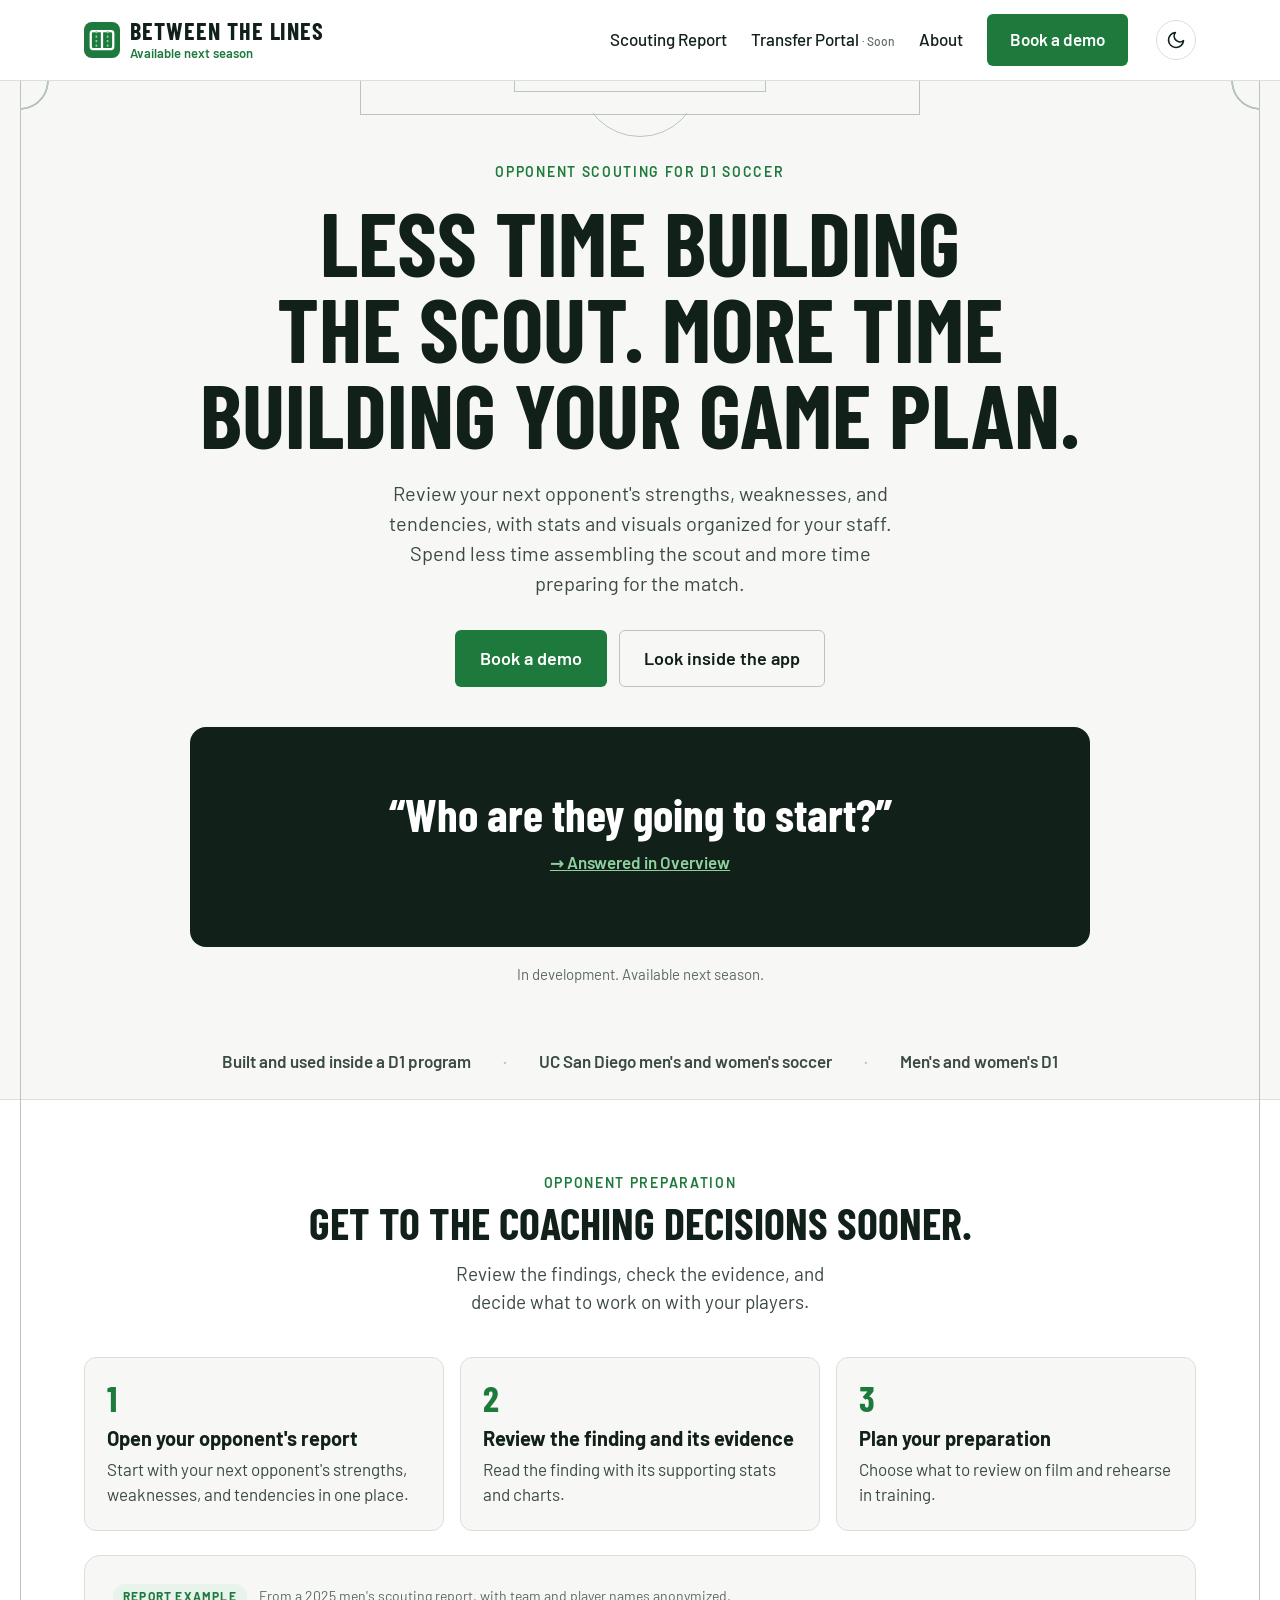
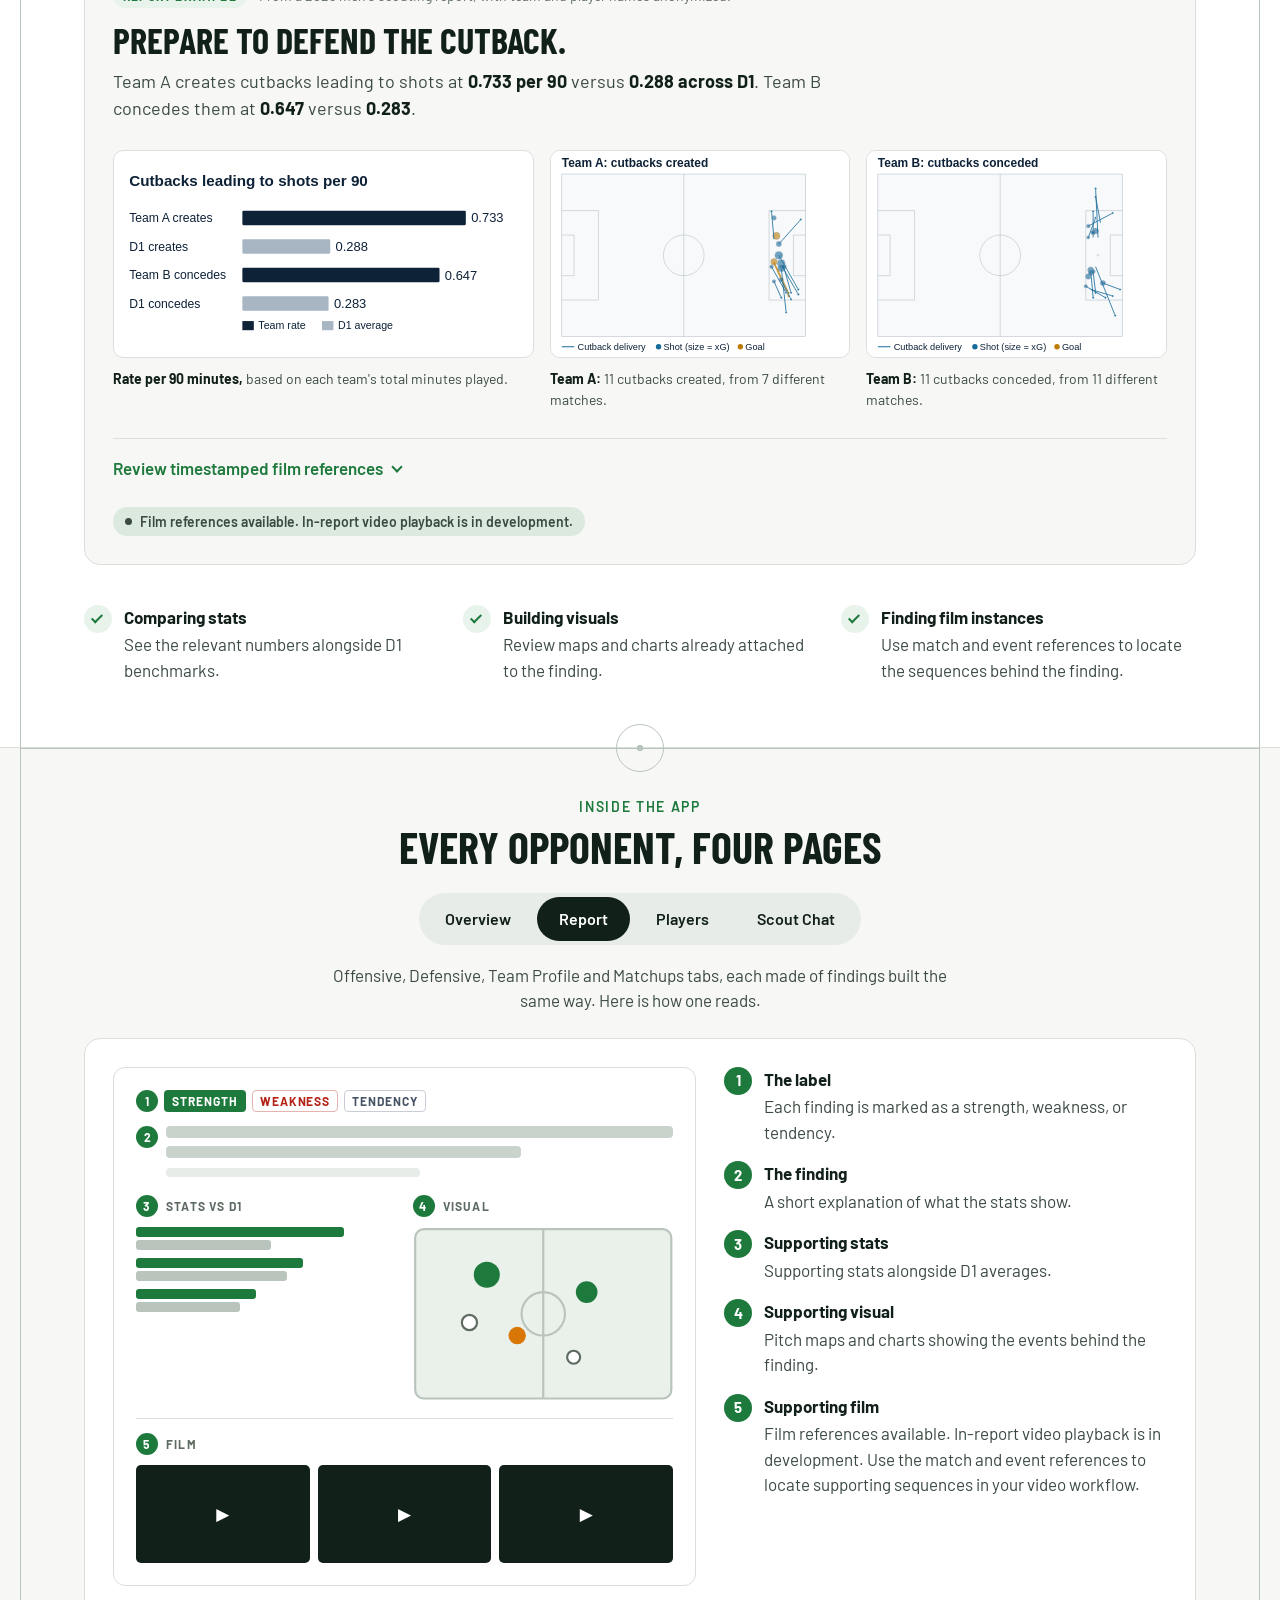
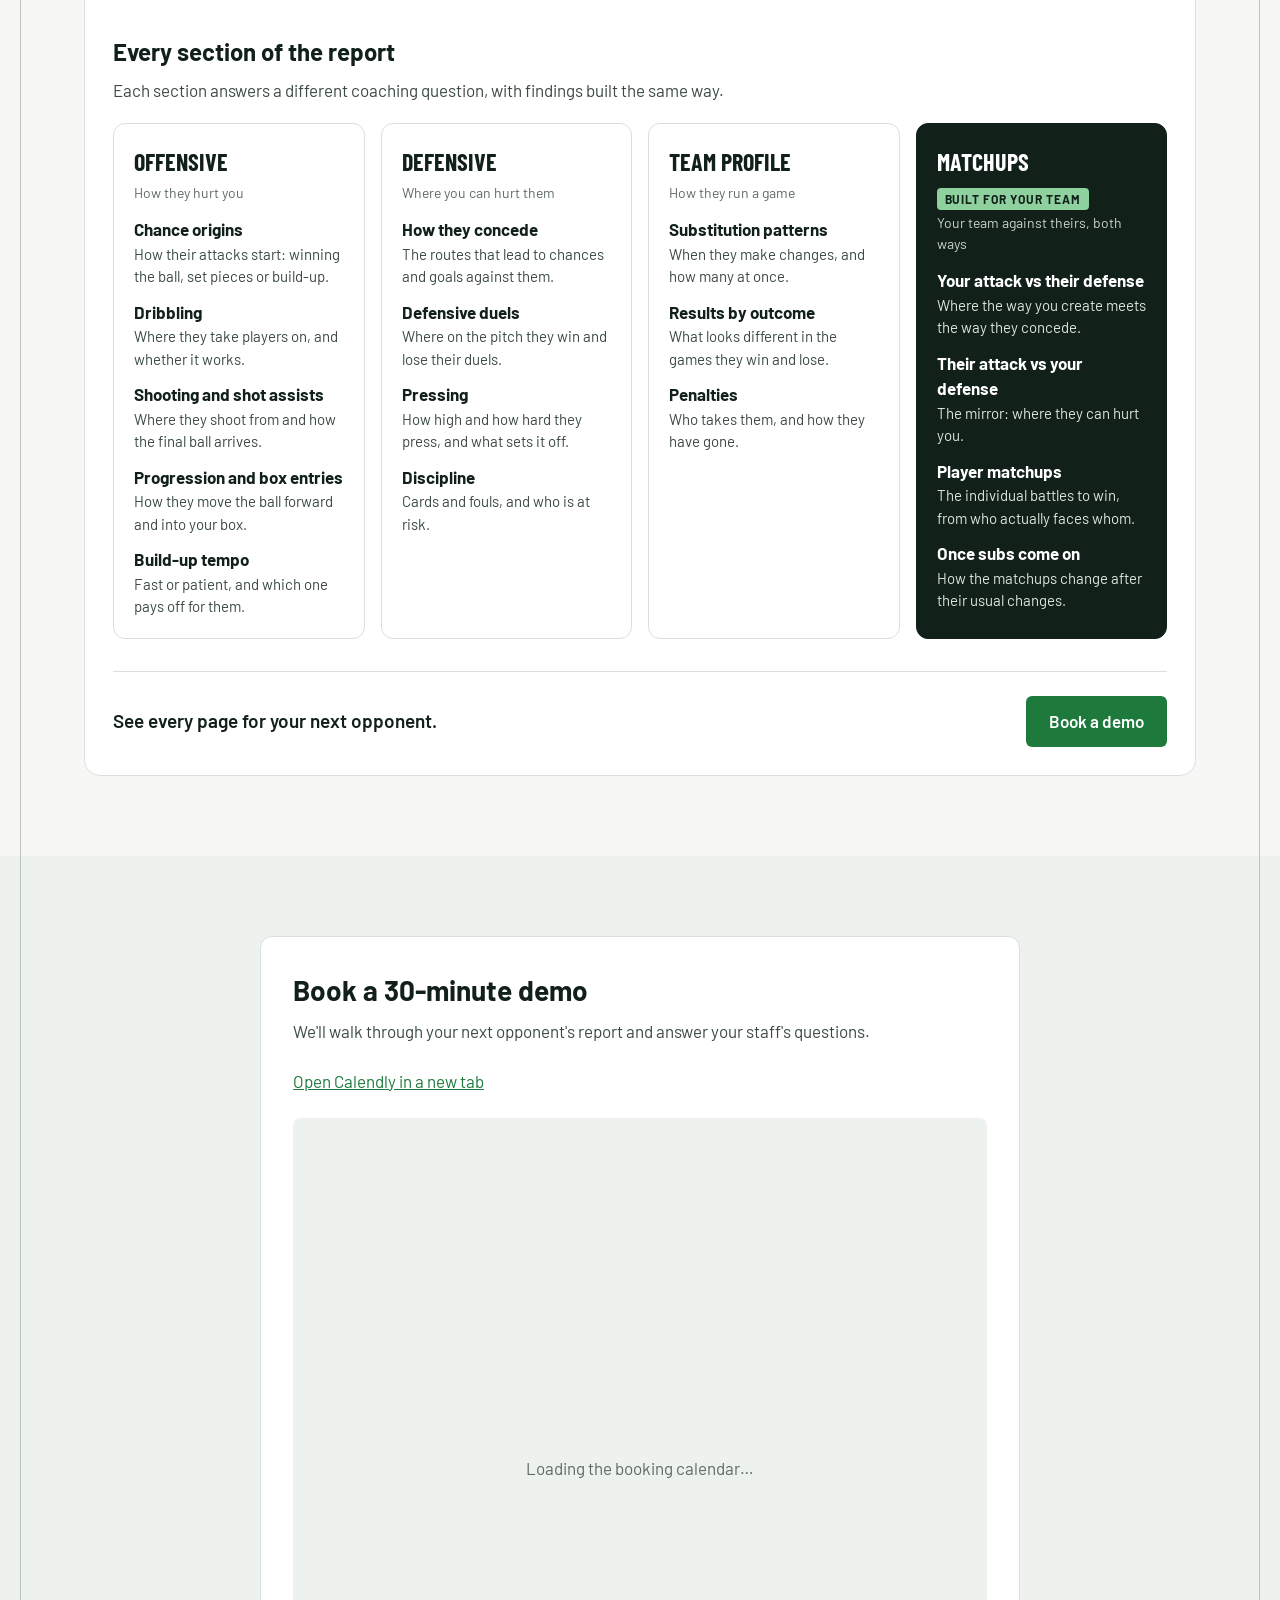
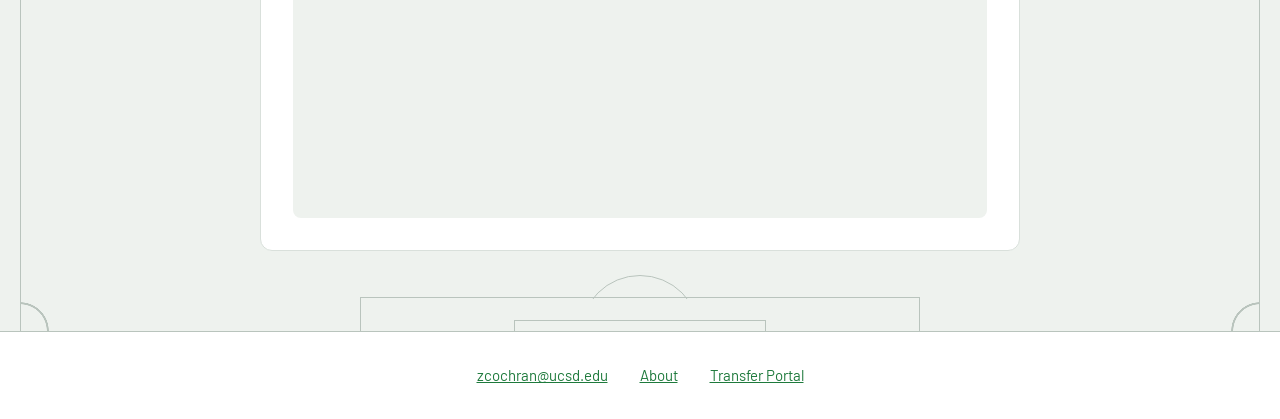
<file: index.html>
<!doctype html>
<html lang="en">
<head>
<meta charset="utf-8">
<meta name="viewport" content="width=device-width, initial-scale=1">
<title>Between the Lines · Opponent scouting for D1 soccer</title>
<meta name="description" content="Review your next opponent's strengths, weaknesses, and tendencies, with stats and visuals organized for your staff. In development, available next season.">
<link rel="canonical" href="https://betweenthelinessoccer.com/">
<meta property="og:site_name" content="Between the Lines">
<meta property="og:title" content="Between the Lines · Opponent scouting for D1 soccer">
<meta property="og:description" content="Less time building the scout. More time building your game plan. Book a 30-minute demo.">
<meta property="og:type" content="website">
<meta property="og:url" content="https://betweenthelinessoccer.com/">
<meta property="og:image" content="https://betweenthelinessoccer.com/assets/og-image.png">
<meta property="og:image:width" content="1200">
<meta property="og:image:height" content="630">
<meta property="og:image:alt" content="Between the Lines: Less time building the scout. More time building your game plan.">
<meta name="twitter:card" content="summary_large_image">
<link rel="icon" href="favicon.ico" sizes="32x32">
<link rel="icon" href="assets/favicon.svg" type="image/svg+xml">
<link rel="apple-touch-icon" href="assets/apple-touch-icon.png">
<link rel="preconnect" href="https://fonts.googleapis.com">
<link rel="preconnect" href="https://fonts.gstatic.com" crossorigin>
<link href="https://fonts.googleapis.com/css2?family=Barlow+Condensed:wght@600;700&family=Barlow:wght@400;500;600;700&display=swap" rel="stylesheet">
<script>
  // Pick the theme before the page draws: light, unless the visitor chose dark with the toggle.
  (function () {
    var saved = null;
    try { saved = localStorage.getItem("theme"); } catch (e) {}
    var dark = saved === "dark";
    document.documentElement.setAttribute("data-theme", dark ? "dark" : "light");
  })();
</script>
<link rel="stylesheet" href="css/styles.css?v=12">
<meta name="theme-color" content="#FFFFFF">
</head>
<body>
<a class="skip" href="#main">Skip to content</a>

<header class="site-header">
  <div class="wrap">
    <a class="logo" href="index.html" translate="no"><svg class="logo-mark" viewBox="0 0 32 32" aria-hidden="true"><rect width="32" height="32" rx="7" fill="#1E7A3C"/><rect x="6" y="8" width="20" height="16" rx="2" fill="none" stroke="#fff" stroke-width="2"/><line x1="16" y1="8" x2="16" y2="24" stroke="#fff" stroke-width="2"/><line class="mark-line" x1="11" y1="8" x2="11" y2="24" stroke="#8FD19E" stroke-width="1.5" stroke-dasharray="2 2"/><line class="mark-line" x1="21" y1="8" x2="21" y2="24" stroke="#8FD19E" stroke-width="1.5" stroke-dasharray="2 2"/></svg><span class="logo-text"><span>Between the Lines</span><span class="logo-status">Available next season</span></span></a>
    <nav class="site-nav" aria-label="Main">
      <a href="#app">Scouting Report</a>
      <a href="transfer-portal.html">Transfer Portal <span class="soon">· Soon</span></a>
      <a href="about.html">About</a>
      <a class="btn btn-primary" href="#demo">Book a demo</a>
    </nav>
    <a class="btn btn-primary header-cta" href="#demo">Book a demo</a>
    <button class="theme-toggle" type="button" aria-label="Switch to dark mode">
      <svg class="icon-moon" viewBox="0 0 24 24" fill="none" stroke="currentColor" stroke-width="2" stroke-linecap="round" stroke-linejoin="round" aria-hidden="true"><path d="M21 12.8A9 9 0 1 1 11.2 3a7 7 0 0 0 9.8 9.8z"/></svg>
      <svg class="icon-sun" viewBox="0 0 24 24" fill="none" stroke="currentColor" stroke-width="2" stroke-linecap="round" aria-hidden="true"><circle cx="12" cy="12" r="4"/><path d="M12 2v2M12 20v2M4.9 4.9l1.4 1.4M17.7 17.7l1.4 1.4M2 12h2M20 12h2M4.9 19.1l1.4-1.4M17.7 6.3l1.4-1.4"/></svg>
    </button>
  </div>
</header>

<main id="main">

<section class="hero" id="top">
  <div class="pitch-mark box top" aria-hidden="true"><i class="ln"></i><i class="six"></i><i class="cap"></i></div>
  <div class="wrap">
    <p class="eyebrow">Opponent scouting for D1 soccer</p>
    <h1 class="display">Less time building the scout. More time building your game plan.</h1>
    <p class="lead">Review your next opponent's strengths, weaknesses, and tendencies, with stats and visuals organized for your staff. Spend less time assembling the scout and more time preparing for the match.</p>
    <div class="hero-ctas">
      <a class="btn btn-primary btn-lg" href="#demo">Book a demo</a>
      <a class="btn btn-secondary btn-lg" href="#app">Look inside the app</a>
    </div>
    <div class="qbanner" aria-label="Questions coaches ask, and where the app answers them">
      <div class="qtrack">
        <div class="qslide"><p class="q">“Who are they going to start?”</p><a href="#app" data-open-tab="tab-overview">→ Answered in Overview</a></div>
        <div class="qslide"><p class="q">“Where do they concede chances?”</p><a href="#app" data-open-tab="tab-report">→ Answered in the Report</a></div>
        <div class="qslide"><p class="q">“Who should our right back worry about?”</p><a href="#app" data-open-tab="tab-players">→ Answered in Players and Matchups</a></div>
        <div class="qslide"><p class="q">“Who takes their set pieces?”</p><a href="#app" data-open-tab="tab-chat">→ Ask Scout Chat</a></div>
      </div>
    </div>
    <p class="note">In development. Available next season.</p>
  </div>
</section>

<section class="cred" aria-label="Background">
  <div class="wrap">
    <span>Built and used inside a D1 program</span>
    <span class="dot" aria-hidden="true">·</span>
    <span>UC San Diego men's and women's soccer</span>
    <span class="dot" aria-hidden="true">·</span>
    <span>Men's and women's D1</span>
  </div>
</section>

<section class="band white preparation" aria-labelledby="prep-heading">
  <div class="wrap">
    <p class="eyebrow">Opponent preparation</p>
    <h2 class="display" id="prep-heading">Get to the coaching decisions sooner.</h2>
    <p class="prep-intro body-text">Review the findings, check the evidence, and decide what to work on with your players.</p>
    <ol class="prep-steps">
      <li><span class="num" aria-hidden="true">1</span><h3>Open your opponent's report</h3><p>Start with your next opponent's strengths, weaknesses, and tendencies in one place.</p></li>
      <li><span class="num" aria-hidden="true">2</span><h3>Review the finding and its evidence</h3><p>Read the finding with its supporting stats and charts.</p></li>
      <li><span class="num" aria-hidden="true">3</span><h3>Plan your preparation</h3><p>Choose what to review on film and rehearse in training.</p></li>
    </ol>
    <article class="finding-example" aria-labelledby="finding-heading">
      <div class="finding-top"><p class="eyebrow">Report example</p><p class="note">From a 2025 men's scouting report, with team and player names anonymized.</p></div>
      <h3 id="finding-heading">Prepare to defend the cutback.</h3>
      <p>Team A creates cutbacks leading to shots at <strong>0.733 per 90</strong> versus <strong>0.288 across D1</strong>. Team B concedes them at <strong>0.647</strong> versus <strong>0.283</strong>.</p>
      <div class="finding-visuals">
      <figure class="finding-rates"><a href="assets/cutback-example/rate-comparison.svg" target="_blank" rel="noopener" title="Open at full size"><img src="assets/cutback-example/rate-comparison.svg" width="1100" height="465" loading="lazy" alt="Cutbacks leading to shots per 90: Team A creates 0.733 versus D1 0.288; Team B concedes 0.647 versus D1 0.283."></a><figcaption><strong>Rate per 90 minutes,</strong> based on each team's total minutes played.</figcaption></figure>
      <div class="finding-maps">
        <figure><a href="assets/cutback-example/cutbacks-created.svg" target="_blank" rel="noopener" title="Open at full size"><img src="assets/cutback-example/cutbacks-created.svg" width="1100" height="760" loading="lazy" alt="Pitch map of Team A's 11 cutbacks and the shots that followed. Larger dots mean higher xG; goals are marked separately."></a><figcaption><strong>Team A:</strong> 11 cutbacks created, from 7 different matches.</figcaption></figure>
        <figure><a href="assets/cutback-example/cutbacks-conceded.svg" target="_blank" rel="noopener" title="Open at full size"><img src="assets/cutback-example/cutbacks-conceded.svg" width="1100" height="760" loading="lazy" alt="Pitch map of the 11 cutbacks Team B conceded and the shots that followed. Larger dots mean higher xG; goals are marked separately."></a><figcaption><strong>Team B:</strong> 11 cutbacks conceded, from 11 different matches.</figcaption></figure>
      </div>
      </div>
      <details class="film-references"><summary>Review timestamped film references</summary>
        <div class="film-body">
        <p>Goals are listed first, followed by shots ranked by xG. Use the video times to find each event in your footage. Video playback is not available here.</p>
        <section class="film-team" aria-label="Team A film references">
          <h4>Team A: cutbacks created</h4><p>2 cutback goals and the 3 highest-xG shot examples.</p>
          <div class="reference-scroll" role="region" aria-label="Team A cutback film references" tabindex="0"><table><caption>Team A: cutbacks created film lookup</caption><thead><tr><th scope="col">Match</th><th scope="col">Delivery</th><th scope="col">Match clock</th><th scope="col">Outcome</th><th scope="col">Video time</th></tr></thead><tbody>
<tr><td>Match 03</td><td>Player 03</td><td>1H 47:50</td><td>Goal</td><td>47:51</td></tr>
<tr><td>Match 04</td><td>Player 03</td><td>2H 78:15</td><td>Goal</td><td>90:05</td></tr>
<tr><td>Match 01</td><td>Player 01</td><td>2H 90:09</td><td>Shot</td><td>101:46</td></tr>
<tr><td>Match 02</td><td>Player 02</td><td>1H 6:00</td><td>Shot</td><td>6:02</td></tr>
<tr><td>Match 03</td><td>Player 04</td><td>1H 7:34</td><td>Shot</td><td>7:35</td></tr>
          </tbody></table></div>
        </section>
        <section class="film-team" aria-label="Team B film references">
          <h4>Team B: cutbacks conceded</h4><p>No goals conceded in this sample. The five highest-xG shots are listed below.</p>
          <div class="reference-scroll" role="region" aria-label="Team B cutback film references" tabindex="0"><table><caption>Team B: cutbacks conceded film lookup</caption><thead><tr><th scope="col">Match</th><th scope="col">Delivery</th><th scope="col">Match clock</th><th scope="col">Outcome</th><th scope="col">Video time</th></tr></thead><tbody>
<tr><td>Match 08</td><td>Player 07</td><td>1H 4:29</td><td>Shot</td><td>4:31</td></tr>
<tr><td>Match 09</td><td>Player 08</td><td>1H 25:03</td><td>Shot</td><td>25:11</td></tr>
<tr><td>Match 10</td><td>Player 09</td><td>2H 73:39</td><td>Shot</td><td>81:07</td></tr>
<tr><td>Match 11</td><td>Player 10</td><td>1H 3:30</td><td>Shot</td><td>3:38</td></tr>
<tr><td>Match 12</td><td>Player 11</td><td>1H 48:24</td><td>Shot</td><td>48:32</td></tr>
          </tbody></table></div>
        </section>
        </div>
      </details>
      <p class="playback-status">Film references available. In-report video playback is in development.</p>
    </article>
    <dl class="prep-work">
      <div><dt>Comparing stats</dt><dd>See the relevant numbers alongside D1 benchmarks.</dd></div>
      <div><dt>Building visuals</dt><dd>Review maps and charts already attached to the finding.</dd></div>
      <div><dt>Finding film instances</dt><dd>Use match and event references to locate the sequences behind the finding.</dd></div>
    </dl>
  </div>
</section>

<section class="app" id="app">
  <div class="pitch-mark centre" aria-hidden="true"><i class="ln"></i><i class="ring"></i></div>
  <div class="wrap">
    <div class="app-head">
      <p class="eyebrow">Inside the app</p>
      <h2 class="display">Every opponent, four pages</h2>
    </div>

    <div class="pills">
      <div class="pill-list" role="tablist" aria-label="App pages">
        <button class="pill" role="tab" id="tab-overview" aria-controls="panel-overview" aria-selected="false" data-intro="The first page you open: their probable eleven, who might be missing, and the top three insights from the report.">Overview</button>
        <button class="pill" role="tab" id="tab-report" aria-controls="panel-report" aria-selected="true" data-intro="Offensive, Defensive, Team Profile and Matchups tabs, each made of findings built the same way. Here is how one reads.">Report</button>
        <button class="pill" role="tab" id="tab-players" aria-controls="panel-players" aria-selected="false" data-intro="A card for every player you might face, read top to bottom in under a minute.">Players</button>
        <button class="pill" role="tab" id="tab-chat" aria-controls="panel-chat" aria-selected="false" data-intro="Ask about the opponent in plain English. The answer comes back with a chart built from their matches.">Scout Chat</button>
      </div>
    </div>
    <p class="tab-intro" id="tab-intro" aria-live="polite"></p>

    <div class="panel-card">

      <!-- OVERVIEW -->
      <div role="tabpanel" id="panel-overview" aria-labelledby="tab-overview" tabindex="0" hidden>
        <div class="template">
          <div class="mock" aria-hidden="true">
            <div class="mock-title"><span class="num sm">1</span><p>Probable starting XI</p></div>
            <div class="xi">
              <div class="xi-row">
                <div class="slot"><b>#7 <span>LW</span></b><div class="bar"></div><div class="bar" style="width:70%"></div></div>
                <div class="slot toss"><span class="num sm">3</span>
                  <div class="flip">
                    <div class="face"><b>#9 <span>ST</span></b><div class="bar"></div><p class="flag">Toss-up ↻</p></div>
                    <div class="face back"><b>#14 <span>ST</span></b><div class="bar" style="width:75%"></div><p class="flag">Toss-up ↻</p></div>
                  </div>
                </div>
                <div class="slot"><b>#11 <span>RW</span></b><div class="bar"></div><div class="bar" style="width:60%"></div></div>
              </div>
              <div class="xi-row">
                <div class="slot focus"><span class="num sm">2</span><b>#8 <span>CM</span></b><div class="bar" style="background:var(--bar-strong)"></div><div class="bar" style="width:75%;background:var(--bar-strong)"></div></div>
                <div class="slot"><b>#6 <span>CDM</span></b><div class="bar"></div><div class="bar" style="width:65%"></div></div>
                <div class="slot"><b>#10 <span>CM</span></b><div class="bar"></div><div class="bar" style="width:55%"></div></div>
              </div>
              <div class="xi-row">
                <div class="slot"><b>#3 <span>LB</span></b><div class="bar"></div><div class="bar" style="width:70%"></div></div>
                <div class="slot"><b>#4 <span>CB</span></b><div class="bar"></div><div class="bar" style="width:60%"></div></div>
                <div class="slot"><b>#5 <span>CB</span></b><div class="bar"></div><div class="bar" style="width:75%"></div></div>
                <div class="slot move"><span class="num sm">5</span><b>#2 <span>RB</span></b><p class="flag">↔ Moved from CB</p></div>
              </div>
              <div class="xi-row">
                <div class="slot"><b>#1 <span>GK</span></b><div class="bar"></div><div class="bar" style="width:60%"></div></div>
              </div>
            </div>
            <div class="absence">
              <span class="num sm">4</span>
              <span class="mock-label" style="margin:0">Possible absences</span>
              <b>#15</b><div class="bar" style="flex:1;margin:0"></div>
            </div>
            <div class="divider">
              <div class="mock-title"><span class="num sm">6</span><p>Top 3 insights</p></div>
              <div class="three-col" style="margin-top:10px">
                <div class="insight-mini"><span class="tag tag-s">Strength</span><div class="bar"></div><div class="bar" style="width:70%"></div></div>
                <div class="insight-mini"><span class="tag tag-w">Weakness</span><div class="bar"></div><div class="bar" style="width:60%"></div></div>
                <div class="insight-mini"><span class="tag tag-t">Tendency</span><div class="bar"></div><div class="bar" style="width:80%"></div></div>
              </div>
            </div>
          </div>
          <ol class="explain">
            <li><span class="num">1</span><div><strong>Probable starting XI</strong><p>Their likely starters and formation, based on recent team sheets.</p></div></li>
            <li><span class="num">2</span><div><strong>A one-line summary for each player</strong><p>A short description of each predicted starter.</p></div></li>
            <li><span class="num">3</span><div><strong>Toss-ups</strong><p>When two players have been sharing a spot, both are shown, so you can prepare for either.</p></div></li>
            <li><span class="num">4</span><div><strong>Possible injuries and absences</strong><p>Regular starters who have dropped off recent team sheets are flagged, so you know who may be missing.</p></div></li>
            <li><span class="num">5</span><div><strong>Position switches</strong><p>Players who move between spots, like a center back now starting at fullback, are marked on the team sheet.</p></div></li>
            <li><span class="num">6</span><div><strong>Top 3 insights</strong><p>Three main findings from the full report, shown below the lineup.</p></div></li>
          </ol>
        </div>
      </div>

      <!-- REPORT -->
      <div role="tabpanel" id="panel-report" aria-labelledby="tab-report" tabindex="0">
        <div class="template">
          <div class="mock" aria-hidden="true">
            <div style="display:flex;flex-wrap:wrap;gap:6px;align-items:center">
              <span class="num sm">1</span>
              <span class="tag tag-s">Strength</span>
              <span class="tag tag-outline-w">Weakness</span>
              <span class="tag tag-outline-t">Tendency</span>
            </div>
            <div style="display:flex;gap:8px;align-items:flex-start;margin-top:14px">
              <span class="num sm">2</span>
              <div style="flex:1"><div class="bar dark"></div><div class="bar dark" style="width:70%;margin-top:8px"></div><div class="bar" style="width:50%;margin-top:10px"></div></div>
            </div>
            <div class="two-col" style="margin-top:18px">
              <div>
                <p class="mock-label"><span class="num sm">3</span>Stats vs D1</p>
                <div class="stat-bars">
                  <div><div class="them" style="width:80%"></div><div class="d1" style="width:52%"></div></div>
                  <div><div class="them" style="width:64%"></div><div class="d1" style="width:58%"></div></div>
                  <div><div class="them" style="width:46%"></div><div class="d1" style="width:40%"></div></div>
                </div>
              </div>
              <div>
                <p class="mock-label"><span class="num sm">4</span>Visual</p>
                <svg viewBox="0 0 120 80" style="width:100%;height:auto;display:block"><rect x="1" y="1" width="118" height="78" rx="4" fill="#EAF1EB" stroke="#B9C4BD"/><line x1="60" y1="1" x2="60" y2="79" stroke="#B9C4BD"/><circle cx="60" cy="40" r="10" fill="none" stroke="#B9C4BD"/><circle cx="34" cy="22" r="6" fill="#1E7A3C"/><circle cx="48" cy="50" r="4" fill="#D97706"/><circle cx="26" cy="44" r="3.5" fill="#fff" stroke="#5E6B63"/><circle cx="80" cy="30" r="5" fill="#1E7A3C"/><circle cx="74" cy="60" r="3" fill="#fff" stroke="#5E6B63"/></svg>
              </div>
            </div>
            <div class="divider">
              <p class="mock-label"><span class="num sm">5</span>Film</p>
              <div class="three-col"><div class="film"><span aria-hidden="true">▶</span></div><div class="film"><span aria-hidden="true">▶</span></div><div class="film"><span aria-hidden="true">▶</span></div></div>
            </div>
          </div>
          <ol class="explain">
            <li><span class="num">1</span><div><strong>The label</strong><p>Each finding is marked as a strength, weakness, or tendency.</p></div></li>
            <li><span class="num">2</span><div><strong>The finding</strong><p>A short explanation of what the stats show.</p></div></li>
            <li><span class="num">3</span><div><strong>Supporting stats</strong><p>Supporting stats alongside D1 averages.</p></div></li>
            <li><span class="num">4</span><div><strong>Supporting visual</strong><p>Pitch maps and charts showing the events behind the finding.</p></div></li>
            <li><span class="num">5</span><div><strong>Supporting film</strong><p>Film references available. In-report video playback is in development. Use the match and event references to locate supporting sequences in your video workflow.</p></div></li>
          </ol>
        </div>

        <h3 class="sub-head">Every section of the report</h3>
        <p class="body-text">Each section answers a different coaching question, with findings built the same way.</p>
        <div class="sections">
          <div class="section-card">
            <h4>Offensive</h4><p class="sub">How they hurt you</p>
            <ul>
              <li><strong>Chance origins</strong><span>How their attacks start: winning the ball, set pieces or build-up.</span></li>
              <li><strong>Dribbling</strong><span>Where they take players on, and whether it works.</span></li>
              <li><strong>Shooting and shot assists</strong><span>Where they shoot from and how the final ball arrives.</span></li>
              <li><strong>Progression and box entries</strong><span>How they move the ball forward and into your box.</span></li>
              <li><strong>Build-up tempo</strong><span>Fast or patient, and which one pays off for them.</span></li>
            </ul>
          </div>
          <div class="section-card">
            <h4>Defensive</h4><p class="sub">Where you can hurt them</p>
            <ul>
              <li><strong>How they concede</strong><span>The routes that lead to chances and goals against them.</span></li>
              <li><strong>Defensive duels</strong><span>Where on the pitch they win and lose their duels.</span></li>
              <li><strong>Pressing</strong><span>How high and how hard they press, and what sets it off.</span></li>
              <li><strong>Discipline</strong><span>Cards and fouls, and who is at risk.</span></li>
            </ul>
          </div>
          <div class="section-card">
            <h4>Team profile</h4><p class="sub">How they run a game</p>
            <ul>
              <li><strong>Substitution patterns</strong><span>When they make changes, and how many at once.</span></li>
              <li><strong>Results by outcome</strong><span>What looks different in the games they win and lose.</span></li>
              <li><strong>Penalties</strong><span>Who takes them, and how they have gone.</span></li>
            </ul>
          </div>
          <div class="section-card dark">
            <div style="display:flex;justify-content:space-between;align-items:baseline;gap:8px;flex-wrap:wrap"><h4>Matchups</h4><span class="flag">Built for your team</span></div>
            <p class="sub">Your team against theirs, both ways</p>
            <ul>
              <li><strong>Your attack vs their defense</strong><span>Where the way you create meets the way they concede.</span></li>
              <li><strong>Their attack vs your defense</strong><span>The mirror: where they can hurt you.</span></li>
              <li><strong>Player matchups</strong><span>The individual battles to win, from who actually faces whom.</span></li>
              <li><strong>Once subs come on</strong><span>How the matchups change after their usual changes.</span></li>
            </ul>
          </div>
        </div>
      </div>

      <!-- PLAYERS -->
      <div role="tabpanel" id="panel-players" aria-labelledby="tab-players" tabindex="0" hidden>
        <div class="template">
          <div class="mock" aria-hidden="true">
            <div style="display:flex;gap:14px;align-items:center">
              <span style="width:52px;height:52px;border-radius:50%;background:var(--inverse);color:var(--on-inverse);display:flex;align-items:center;justify-content:center;font-weight:700">#9</span>
              <div style="flex:1"><div class="bar" style="height:14px;width:55%;background:var(--line)"></div><div class="bar" style="height:10px;width:35%"></div></div>
            </div>
            <div style="display:flex;flex-wrap:wrap;gap:6px;margin-top:16px;align-items:center">
              <span class="num sm">1</span><span class="chip">Ball-winner</span><span class="chip">Progressor</span><span class="chip neutral">Set-piece taker</span>
            </div>
            <div class="two-col" style="margin-top:18px">
              <div><p class="mock-label" style="color:var(--strength-ink)"><span class="num sm">2</span>Strengths</p><div class="bar"></div><div class="bar" style="width:85%"></div><div class="bar" style="width:70%"></div></div>
              <div><p class="mock-label" style="color:var(--weakness-ink)"><span class="num sm">3</span>Weaknesses</p><div class="bar"></div><div class="bar" style="width:80%"></div><div class="bar" style="width:60%"></div></div>
            </div>
            <div style="margin-top:16px;background:var(--surface-2);border-radius:8px;padding:12px 14px">
              <p class="mock-label" style="color:var(--tendency-ink)"><span class="num sm">4</span>Tendency</p>
              <div class="bar" style="background:var(--line)"></div><div class="bar" style="width:75%;background:var(--line)"></div>
            </div>
            <div class="divider">
              <p class="mock-label"><span class="num sm">5</span>Deep dive</p>
              <div class="three-col">
                <svg viewBox="0 0 120 80" style="width:100%;height:auto;display:block"><rect x="1" y="1" width="118" height="78" rx="4" fill="#EAF1EB" stroke="#B9C4BD"/><line x1="60" y1="1" x2="60" y2="79" stroke="#B9C4BD"/><circle cx="98" cy="36" r="5" fill="#1E7A3C"/><circle cx="92" cy="48" r="3.5" fill="#D97706"/><circle cx="104" cy="44" r="3" fill="#fff" stroke="#5E6B63"/></svg>
                <svg viewBox="0 0 120 80" style="width:100%;height:auto;display:block"><rect x="1" y="1" width="118" height="78" rx="4" fill="#EAF1EB" stroke="#B9C4BD"/><line x1="60" y1="1" x2="60" y2="79" stroke="#B9C4BD"/><path d="M70 60 L90 46" stroke="#1E7A3C" stroke-width="2"/><path d="M66 22 L84 30" stroke="#1E7A3C" stroke-width="2"/><path d="M78 66 L94 70" stroke="#B42318" stroke-width="2"/></svg>
                <svg viewBox="0 0 120 80" style="width:100%;height:auto;display:block"><rect x="1" y="1" width="118" height="78" rx="4" fill="#fff" stroke="#B9C4BD"/><rect x="14" y="44" width="16" height="28" fill="#1E7A3C"/><rect x="40" y="30" width="16" height="42" fill="#1E7A3C"/><rect x="66" y="52" width="16" height="20" fill="#B9C4BD"/><rect x="92" y="38" width="16" height="34" fill="#B9C4BD"/></svg>
              </div>
            </div>
          </div>
          <ol class="explain">
            <li><span class="num">1</span><div><strong>Tags</strong><p>Labels describing how the player plays.</p></div></li>
            <li><span class="num">2</span><div><strong>Strengths</strong><p>What they do better than D1 players in the same position.</p></div></li>
            <li><span class="num">3</span><div><strong>Weaknesses</strong><p>Where they fall short, and how your players can use it.</p></div></li>
            <li><span class="num">4</span><div><strong>Tendencies</strong><p>Habits to plan around, like which way they turn or which set piece they take.</p></div></li>
            <li><span class="num">5</span><div><strong>Deep dive</strong><p>Open any point to see the visuals behind it: shot maps, dribble maps, comparisons with D1.</p></div></li>
          </ol>
        </div>
      </div>

      <!-- SCOUT CHAT -->
      <div role="tabpanel" id="panel-chat" aria-labelledby="tab-chat" tabindex="0" hidden>
        <div class="chat" aria-label="Example Scout Chat conversation">
          <div class="chat-top"><div><b><span translate="no">Scout Chat</span> · Opponent A</b><span class="muted" style="font-size:13px;display:block">Ask anything about this opponent</span></div></div>
          <div class="chat-body">
            <div class="exchange">
              <div class="bubble-q"><span class="typing">Who takes their set pieces?</span></div>
              <div class="bubble-wait" aria-hidden="true">Looking at their set pieces…</div>
              <div class="bubble-a">
                <p><strong>#10 takes their corners, #7 their wide free kicks and #17 their throw-ins.</strong> Across their last 5 matches (sample matches 1&ndash;5), #10 took 12 of 16 corners and #7 took the other 4. On wide free kicks, #7 was the main taker, with 6 of 8, and #10 took the other 2. On throw-ins in the attacking third, #17 took 18 of 24 and #3 took the other 6.</p>
                <div class="chat-viz">
                  <div class="chat-chart taker-chart" role="img" aria-label="Who took each set piece in the last 5 matches. Corners, 16 total: #10 took 12 and #7 took 4. Wide free kicks, 8 total: #7 took 6 and #10 took 2. Attacking-third throw-ins, 24 total: #17 took 18 and #3 took 6.">
                    <p class="mock-label" style="margin:0">Set-piece takers by type &middot; last 5 matches</p>
                    <div><span>Corners &middot; 16 total</span><div class="taker-bar" style="--d:0ms"><b style="flex:12">#10: 12</b><b style="flex:4">#7: 4</b></div></div>
                    <div><span>Wide free kicks &middot; 8 total</span><div class="taker-bar" style="--d:150ms"><b style="flex:6">#7: 6</b><b style="flex:2">#10: 2</b></div></div>
                    <div><span>Attacking-third throw-ins &middot; 24 total</span><div class="taker-bar" style="--d:300ms"><b style="flex:18">#17: 18</b><b style="flex:6">#3: 6</b></div></div>
                    <p class="muted taker-note">Each bar represents all team events of that type in the same five-match sample.</p>
                  </div>
                </div>
              </div>
            </div>
            <div class="exchange">
              <div class="bubble-q"><span class="typing">Where do their chances come from?</span></div>
              <div class="bubble-wait" aria-hidden="true">Looking at how their attacks start…</div>
              <div class="bubble-a">
                <p><strong>Winning the ball back.</strong> Attacks following interceptions and tackles produce 0.43 xG per 90, compared with a D1 average of 0.30. Seven of their goals started from those regains.</p>
                <div class="chat-viz">
                  <figure class="mini-pitch"><svg viewBox="-3 -3 111 74" role="img" aria-label="Where they won the ball before a shot: mostly in midfield, on both sides of halfway."><rect class="turf" x="-3" y="-3" width="111" height="74" rx="2"/><g class="lines"><rect x="0" y="0" width="105" height="68"/><line x1="52.5" y1="0" x2="52.5" y2="68"/><circle cx="52.5" cy="34" r="9.15"/><rect x="0" y="13.84" width="16.5" height="40.32"/><rect x="88.5" y="13.84" width="16.5" height="40.32"/><rect x="0" y="24.84" width="5.5" height="18.32"/><rect x="99.5" y="24.84" width="5.5" height="18.32"/><path d="M16.5 26.7a9.15 9.15 0 0 1 0 14.6M88.5 26.7a9.15 9.15 0 0 0 0 14.6"/></g><circle class="dot c1" cx="83.2" cy="30.1" r="1.90" style="--d:0ms"/><circle class="dot c1" cx="72.7" cy="16.0" r="1.90" style="--d:123ms"/><circle class="dot c1" cx="53.4" cy="28.2" r="1.90" style="--d:246ms"/><circle class="dot c1" cx="74.3" cy="28.2" r="1.90" style="--d:369ms"/><circle class="dot c1" cx="68.3" cy="54.1" r="1.90" style="--d:492ms"/><circle class="dot c1" cx="44.8" cy="19.8" r="1.90" style="--d:615ms"/><circle class="dot c1" cx="74.1" cy="19.7" r="1.90" style="--d:738ms"/><circle class="dot c1" cx="68.3" cy="48.0" r="1.90" style="--d:861ms"/><circle class="dot c1" cx="58.1" cy="53.9" r="1.90" style="--d:984ms"/><circle class="dot c1" cx="72.9" cy="23.5" r="1.90" style="--d:1107ms"/><circle class="dot c1" cx="80.9" cy="18.2" r="1.90" style="--d:1230ms"/><circle class="dot c1" cx="67.6" cy="24.3" r="1.90" style="--d:1353ms"/><circle class="dot c1" cx="59.8" cy="41.8" r="1.90" style="--d:1476ms"/><circle class="dot c1" cx="55.5" cy="37.9" r="1.90" style="--d:1599ms"/><circle class="dot c1" cx="48.4" cy="12.2" r="1.90" style="--d:1722ms"/><circle class="dot c1" cx="41.7" cy="51.6" r="1.90" style="--d:1845ms"/><circle class="dot c1" cx="53.3" cy="27.8" r="1.90" style="--d:1968ms"/><circle class="dot c1" cx="62.1" cy="34.7" r="1.90" style="--d:2091ms"/><circle class="dot c1" cx="65.0" cy="50.5" r="1.90" style="--d:2214ms"/><circle class="dot c1" cx="47.4" cy="22.3" r="1.90" style="--d:2337ms"/><circle class="dot c1" cx="77.6" cy="19.7" r="1.90" style="--d:2460ms"/></svg><figcaption>Ball won before a shot <span aria-hidden="true">· attacking →</span></figcaption></figure>
                <div class="chat-chart" style="--label:96px" role="img" aria-label="xG per 90 from attacks after winning the ball: Opponent A 0.43, D1 average 0.30">
                  <p class="mock-label" style="margin:0">xG per 90 after winning the ball</p>
                  <div class="row"><span><i class="key c1" aria-hidden="true"></i>Opponent A</span><div class="track"><div class="fill c1" style="width:100%"></div></div><strong>0.43</strong></div>
                  <div class="row"><span>D1 average</span><div class="track"><div class="fill muted-fill" style="width:70%"></div></div><strong>0.30</strong></div>
                </div>
                </div>
              </div>
            </div>
            <div class="exchange">
              <div class="bubble-q"><span class="typing">What sets off their press?</span></div>
              <div class="bubble-wait" aria-hidden="true">Looking at their press…</div>
              <div class="bubble-a">
                <p><strong>A pass back to your center backs.</strong> 9 of the 12 times they won the ball high this season started with a back pass to a center back. Give your keeper a long option and keep a midfielder showing short.</p>
                <div class="chat-viz">
                  <figure class="mini-pitch half"><svg viewBox="-3 -3 74 58.5" role="img" aria-label="The pass that set off each high ball win, ending where they won it. Back passes to a center back: solid arrows, passes into a fullback: dashed arrows, heavy touch: diamond."><rect class="turf" x="-3" y="-3" width="74" height="58.5" rx="2"/><g class="lines"><rect x="0" y="0" width="68" height="52.5"/><rect x="13.84" y="0" width="40.32" height="16.5"/><rect x="24.84" y="0" width="18.32" height="5.5"/><path d="M26.69 16.5a9.15 9.15 0 0 0 14.62 0M24.85 52.5a9.15 9.15 0 0 1 18.3 0"/><rect x="30.34" y="-1.5" width="7.32" height="1.5"/></g><g class="arrow c1" style="--d:0ms;transform-origin:35.5px 27.4px"><path class="shaft" d="M35.5 27.4Q36.7 21.4 37.7 16.6"/><path class="head" d="M37.9 15.4L36.9 16.5L38.4 16.8z"/></g><g class="arrow c1" style="--d:216ms;transform-origin:23.2px 31.6px"><path class="shaft" d="M23.2 31.6Q26.2 26.0 28.7 21.6"/><path class="head" d="M29.3 20.5L28.0 21.2L29.3 22.0z"/></g><g class="arrow c1" style="--d:432ms;transform-origin:26.5px 26.8px"><path class="shaft" d="M26.5 26.8Q30.1 20.3 33.1 14.9"/><path class="head" d="M33.7 13.8L32.4 14.6L33.7 15.3z"/></g><g class="arrow c1" style="--d:648ms;transform-origin:24.2px 28.5px"><path class="shaft" d="M24.2 28.5Q25.6 21.9 26.7 16.5"/><path class="head" d="M27.0 15.3L26.0 16.4L27.4 16.7z"/></g><path class="dot c3" d="M37.0 25.4l1.58 1.58-1.58 1.58-1.58-1.58z" style="--d:864ms"/><g class="arrow c1" style="--d:1080ms;transform-origin:33.2px 33.9px"><path class="shaft" d="M33.2 33.9Q28.8 25.8 25.2 18.9"/><path class="head" d="M24.5 17.8L24.5 19.3L25.8 18.5z"/></g><g class="arrow c1" style="--d:1296ms;transform-origin:38.0px 27.9px"><path class="shaft" d="M38.0 27.9Q34.6 20.6 31.8 14.4"/><path class="head" d="M31.3 13.2L31.1 14.7L32.5 14.1z"/></g><g class="arrow c2" style="--d:1512ms;transform-origin:29.8px 18.4px"><path class="shaft dashed" d="M29.8 18.4Q17.4 19.7 6.3 20.9"/><path class="head" d="M5.0 21.0L6.4 21.6L6.2 20.1z"/></g><g class="arrow c1" style="--d:1728ms;transform-origin:44.5px 30.8px"><path class="shaft" d="M44.5 30.8Q42.0 24.3 39.9 19.0"/><path class="head" d="M39.4 17.8L39.2 19.3L40.6 18.7z"/></g><g class="arrow c1" style="--d:1944ms;transform-origin:35.3px 34.4px"><path class="shaft" d="M35.3 34.4Q30.9 27.5 27.2 21.7"/><path class="head" d="M26.5 20.6L26.5 22.1L27.8 21.3z"/></g><g class="arrow c1" style="--d:2160ms;transform-origin:36.7px 32.0px"><path class="shaft" d="M36.7 32.0Q39.8 24.9 42.5 18.9"/><path class="head" d="M43.0 17.8L41.8 18.6L43.2 19.2z"/></g><g class="arrow c2" style="--d:2376ms;transform-origin:39.9px 18.6px"><path class="shaft dashed" d="M39.9 18.6Q51.4 20.8 61.7 22.8"/><path class="head" d="M63.0 23.0L61.9 22.0L61.6 23.5z"/></g></svg><figcaption>The pass that set off their press <span aria-hidden="true">· attacking ↑</span></figcaption></figure>
                <div class="chat-chart" style="--label:128px" role="img" aria-label="What set off their 12 high ball wins: 9 back passes to a center back, 2 passes into a fullback, 1 heavy touch">
                  <p class="mock-label" style="margin:0">What set off their 12 high ball wins</p>
                  <div class="row"><span><i class="key ln c1" aria-hidden="true"></i>Back pass to CB</span><div class="track"><div class="fill c1" style="width:100%"></div></div><strong>9</strong></div>
                  <div class="row"><span><i class="key ln dashed c2" aria-hidden="true"></i>Pass into fullback</span><div class="track"><div class="fill c2" style="width:22%"></div></div><strong>2</strong></div>
                  <div class="row"><span><i class="key c3" aria-hidden="true"></i>Heavy touch</span><div class="track"><div class="fill c3" style="width:11%"></div></div><strong>1</strong></div>
                </div>
                </div>
              </div>
            </div>
            <div class="exchange">
              <div class="bubble-q"><span class="typing">Who picks up cards, and when?</span></div>
              <div class="bubble-wait" aria-hidden="true">Looking at their discipline…</div>
              <div class="bubble-a">
                <p><strong>#6, their holding midfielder</strong>, has 5 yellow cards this season. Four came after the 70th minute.</p>
                <div class="chat-viz">
                  <figure class="mini-pitch"><svg viewBox="-3 -3 111 74" role="img" aria-label="Where #6 was booked: all in central midfield. 46 to 70 minutes: square, after 70 minutes: diamonds."><rect class="turf" x="-3" y="-3" width="111" height="74" rx="2"/><g class="lines"><rect x="0" y="0" width="105" height="68"/><line x1="52.5" y1="0" x2="52.5" y2="68"/><circle cx="52.5" cy="34" r="9.15"/><rect x="0" y="13.84" width="16.5" height="40.32"/><rect x="88.5" y="13.84" width="16.5" height="40.32"/><rect x="0" y="24.84" width="5.5" height="18.32"/><rect x="99.5" y="24.84" width="5.5" height="18.32"/><path d="M16.5 26.7a9.15 9.15 0 0 1 0 14.6M88.5 26.7a9.15 9.15 0 0 0 0 14.6"/></g><path class="dot c3" d="M60.8 26.8l2.20 2.20-2.20 2.20-2.20-2.20z" style="--d:0ms"/><path class="dot c3" d="M56.4 29.6l2.20 2.20-2.20 2.20-2.20-2.20z" style="--d:220ms"/><path class="dot c3" d="M46.6 22.4l2.20 2.20-2.20 2.20-2.20-2.20z" style="--d:440ms"/><rect class="dot c2" x="53.3" y="28.3" width="3.4" height="3.4" rx=".4" style="--d:660ms"/><path class="dot c3" d="M62.1 39.8l2.20 2.20-2.20 2.20-2.20-2.20z" style="--d:880ms"/></svg><figcaption>Where #6 was booked <span aria-hidden="true">· attacking →</span></figcaption></figure>
                <div class="chat-chart" role="img" aria-label="Yellow cards for #6 by time: none in the first half, 1 between 46 and 70 minutes, 4 after 70 minutes">
                  <p class="mock-label" style="margin:0">#6 yellow cards by time</p>
                  <div class="row"><span><i class="key c1" aria-hidden="true"></i>1st half</span><div class="track"><div class="fill c1" style="width:0%"></div></div><strong>0</strong></div>
                  <div class="row"><span><i class="key c2" aria-hidden="true"></i>46–70′</span><div class="track"><div class="fill c2" style="width:25%"></div></div><strong>1</strong></div>
                  <div class="row"><span><i class="key c3" aria-hidden="true"></i>71–90′</span><div class="track"><div class="fill c3" style="width:100%"></div></div><strong>4</strong></div>
                </div>
                </div>
              </div>
            </div>
          </div>
        </div>
      </div>

      <div class="panel-cta">
        <p>See every page for your next opponent.</p>
        <a class="btn btn-primary" href="#demo">Book a demo</a>
      </div>
    </div>
  </div>
</section>

<section class="demo" id="demo">
  <div class="demo-card">
    <h2>Book a 30-minute demo</h2>
    <p>We'll walk through your next opponent's report and answer your staff's questions.</p>
    <p><a href="https://calendly.com/zcochran/scouting-report-tool-demo" target="_blank" rel="noopener noreferrer">Open Calendly in a new tab</a></p>
    <div id="calendly" class="calendly-box">
      <p>You can also book by email.</p>
      <a class="btn btn-primary" href="https://mail.google.com/mail/?view=cm&amp;fs=1&amp;to=zcochran@ucsd.edu&amp;cc=aozbas@ucsd.edu&amp;su=Between%20the%20Lines%20demo" target="_blank" rel="noopener noreferrer">Email us to book a demo</a>
    </div>
  </div>
</section>

<div class="pitch-mark box bottom" aria-hidden="true"><i class="ln"></i><i class="six"></i><i class="cap"></i></div>
</main>

<footer class="site-footer">
  <div class="wrap">
    <a href="https://mail.google.com/mail/?view=cm&amp;fs=1&amp;to=zcochran@ucsd.edu&amp;cc=aozbas@ucsd.edu" target="_blank" rel="noopener noreferrer">zcochran@ucsd.edu</a>
    <a href="about.html">About</a>
    <a href="transfer-portal.html">Transfer Portal</a>
  </div>
</footer>

<script src="js/main.js?v=12"></script>
</body>
</html>
</file>
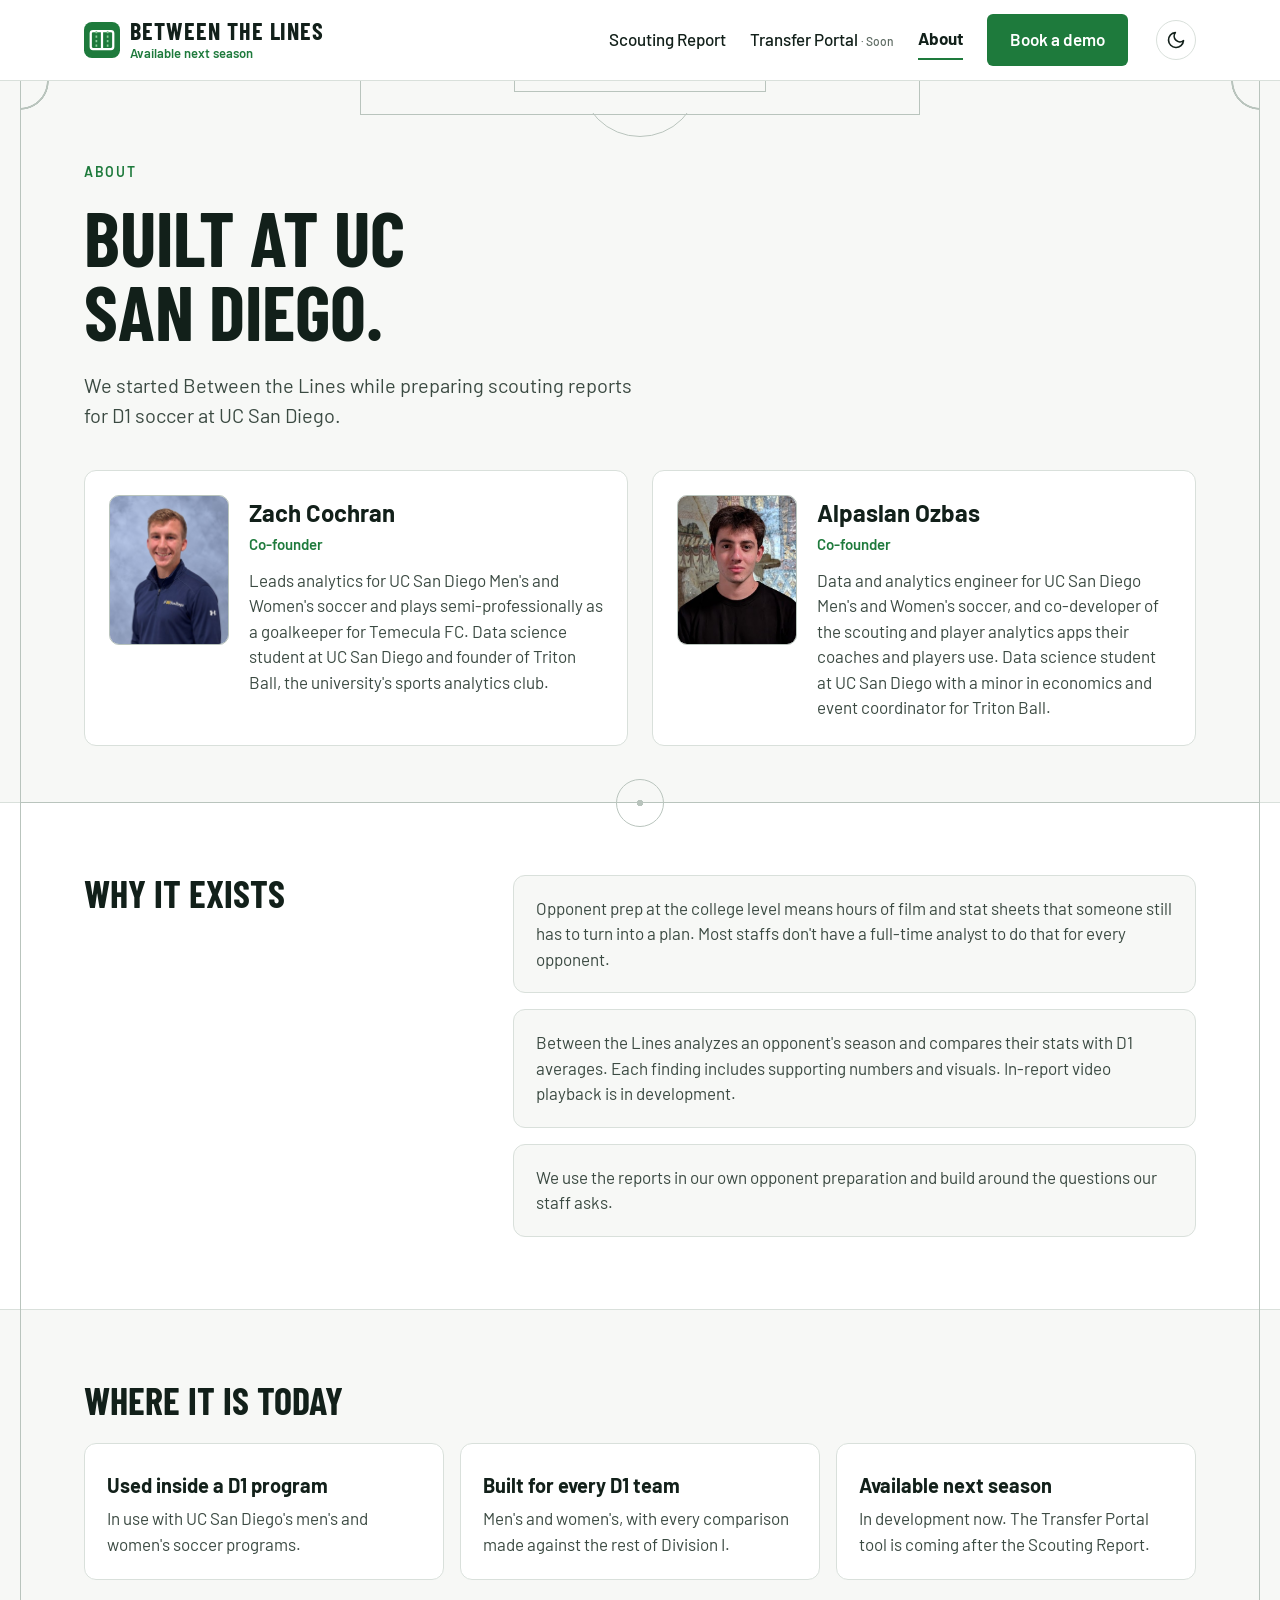
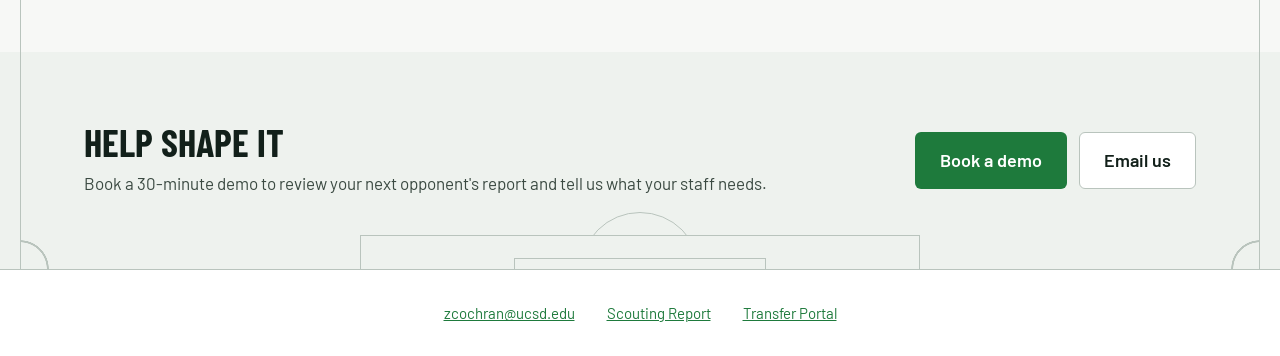
<file: about.html>
<!doctype html>
<html lang="en">
<head>
<meta charset="utf-8">
<meta name="viewport" content="width=device-width, initial-scale=1">
<title>About · Between the Lines</title>
<meta name="description" content="Built at UC San Diego: the team behind Between the Lines, opponent scouting for D1 soccer.">
<link rel="canonical" href="https://betweenthelinessoccer.com/about.html">
<meta property="og:site_name" content="Between the Lines">
<meta property="og:title" content="About · Between the Lines">
<meta property="og:description" content="Built at UC San Diego: the team behind Between the Lines, opponent scouting for D1 soccer.">
<meta property="og:type" content="website">
<meta property="og:url" content="https://betweenthelinessoccer.com/about.html">
<meta property="og:image" content="https://betweenthelinessoccer.com/assets/og-image.png">
<meta property="og:image:width" content="1200">
<meta property="og:image:height" content="630">
<meta property="og:image:alt" content="Between the Lines: Less time building the scout. More time building your game plan.">
<meta name="twitter:card" content="summary_large_image">
<link rel="icon" href="favicon.ico" sizes="32x32">
<link rel="icon" href="assets/favicon.svg" type="image/svg+xml">
<link rel="apple-touch-icon" href="assets/apple-touch-icon.png">
<link rel="preconnect" href="https://fonts.googleapis.com">
<link rel="preconnect" href="https://fonts.gstatic.com" crossorigin>
<link href="https://fonts.googleapis.com/css2?family=Barlow+Condensed:wght@600;700&family=Barlow:wght@400;500;600;700&display=swap" rel="stylesheet">
<script>
  // Pick the theme before the page draws: light, unless the visitor chose dark with the toggle.
  (function () {
    var saved = null;
    try { saved = localStorage.getItem("theme"); } catch (e) {}
    var dark = saved === "dark";
    document.documentElement.setAttribute("data-theme", dark ? "dark" : "light");
  })();
</script>
<link rel="stylesheet" href="css/styles.css?v=12">
<meta name="theme-color" content="#FFFFFF">
</head>
<body>
<a class="skip" href="#main">Skip to content</a>

<header class="site-header">
  <div class="wrap">
    <a class="logo" href="index.html" translate="no"><svg class="logo-mark" viewBox="0 0 32 32" aria-hidden="true"><rect width="32" height="32" rx="7" fill="#1E7A3C"/><rect x="6" y="8" width="20" height="16" rx="2" fill="none" stroke="#fff" stroke-width="2"/><line x1="16" y1="8" x2="16" y2="24" stroke="#fff" stroke-width="2"/><line class="mark-line" x1="11" y1="8" x2="11" y2="24" stroke="#8FD19E" stroke-width="1.5" stroke-dasharray="2 2"/><line class="mark-line" x1="21" y1="8" x2="21" y2="24" stroke="#8FD19E" stroke-width="1.5" stroke-dasharray="2 2"/></svg><span class="logo-text"><span>Between the Lines</span><span class="logo-status">Available next season</span></span></a>
    <nav class="site-nav" aria-label="Main">
      <a href="index.html#app">Scouting Report</a>
      <a href="transfer-portal.html">Transfer Portal <span class="soon">· Soon</span></a>
      <a href="about.html" aria-current="page">About</a>
      <a class="btn btn-primary" href="index.html#demo">Book a demo</a>
    </nav>
    <a class="btn btn-primary header-cta" href="index.html#demo">Book a demo</a>
    <button class="theme-toggle" type="button" aria-label="Switch to dark mode">
      <svg class="icon-moon" viewBox="0 0 24 24" fill="none" stroke="currentColor" stroke-width="2" stroke-linecap="round" stroke-linejoin="round" aria-hidden="true"><path d="M21 12.8A9 9 0 1 1 11.2 3a7 7 0 0 0 9.8 9.8z"/></svg>
      <svg class="icon-sun" viewBox="0 0 24 24" fill="none" stroke="currentColor" stroke-width="2" stroke-linecap="round" aria-hidden="true"><circle cx="12" cy="12" r="4"/><path d="M12 2v2M12 20v2M4.9 4.9l1.4 1.4M17.7 17.7l1.4 1.4M2 12h2M20 12h2M4.9 19.1l1.4-1.4M17.7 6.3l1.4-1.4"/></svg>
    </button>
  </div>
</header>

<main id="main">
<section class="page-hero">
  <div class="pitch-mark box top" aria-hidden="true"><i class="ln"></i><i class="six"></i><i class="cap"></i></div>
  <div class="wrap">
    <p class="eyebrow">About</p>
    <h1 class="display">Built at UC San Diego.</h1>
    <p class="lead">We started Between the Lines while preparing scouting reports for D1 soccer at UC San Diego.</p>
    <div class="people">
      <div class="person">
        <div class="photo"><img src="assets/zach-headshot.jpg" alt="Zach Cochran" width="480" height="640" style="object-position: center top"></div>
        <div style="flex:1 1 200px;min-width:0">
          <h2>Zach Cochran</h2>
          <p class="role">Co-founder</p>
          <p>Leads analytics for UC San Diego Men's and Women's soccer and plays semi-professionally as a goalkeeper for Temecula FC. Data science student at UC San Diego and founder of Triton Ball, the university's sports analytics club.</p>
        </div>
      </div>
      <div class="person">
        <div class="photo"><img src="assets/alpaslan.jpg" alt="Alpaslan Ozbas" width="352" height="440"></div>
        <div style="flex:1 1 200px;min-width:0">
          <h2>Alpaslan Ozbas</h2>
          <p class="role">Co-founder</p>
          <p>Data and analytics engineer for UC San Diego Men's and Women's soccer, and co-developer of the scouting and player analytics apps their coaches and players use. Data science student at UC San Diego with a minor in economics and event coordinator for Triton Ball.</p>
        </div>
      </div>
    </div>
  </div>
</section>

<section class="band white">
  <div class="pitch-mark centre" aria-hidden="true"><i class="ln"></i><i class="ring"></i></div>
  <div class="wrap split">
    <div style="flex:1 1 300px"><h2 class="display" style="margin:0">Why it exists</h2></div>
    <div style="flex:2 1 520px;display:flex;flex-direction:column;gap:16px" class="body-text why-bubbles">
      <p>Opponent prep at the college level means hours of film and stat sheets that someone still has to turn into a plan. Most staffs don't have a full-time analyst to do that for every opponent.</p>
      <p>Between the Lines analyzes an opponent's season and compares their stats with D1 averages. Each finding includes supporting numbers and visuals. In-report video playback is in development.</p>
      <p>We use the reports in our own opponent preparation and build around the questions our staff asks.</p>
    </div>
  </div>
</section>

<section class="band">
  <div class="wrap">
    <h2 class="display">Where it is today</h2>
    <div class="cards">
      <div class="card"><h3>Used inside a D1 program</h3><p>In use with UC San Diego's men's and women's soccer programs.</p></div>
      <div class="card"><h3>Built for every D1 team</h3><p>Men's and women's, with every comparison made against the rest of Division I.</p></div>
      <div class="card"><h3>Available next season</h3><p>In development now. The Transfer Portal tool is coming after the Scouting Report.</p></div>
    </div>
  </div>
</section>

<section class="band alt">
  <div class="wrap cta-row">
    <div style="flex:1 1 520px">
      <h2 class="display" style="margin-bottom:10px">Help shape it</h2>
      <p class="body-text">Book a 30-minute demo to review your next opponent's report and tell us what your staff needs.</p>
    </div>
    <div class="actions">
      <a class="btn btn-primary btn-lg" href="index.html#demo">Book a demo</a>
      <a class="btn btn-secondary btn-lg" style="background:var(--surface)" href="https://mail.google.com/mail/?view=cm&amp;fs=1&amp;to=zcochran@ucsd.edu&amp;cc=aozbas@ucsd.edu" target="_blank" rel="noopener noreferrer">Email us</a>
    </div>
  </div>
</section>
<div class="pitch-mark box bottom" aria-hidden="true"><i class="ln"></i><i class="six"></i><i class="cap"></i></div>
</main>

<footer class="site-footer">
  <div class="wrap">
    <a href="https://mail.google.com/mail/?view=cm&amp;fs=1&amp;to=zcochran@ucsd.edu&amp;cc=aozbas@ucsd.edu" target="_blank" rel="noopener noreferrer">zcochran@ucsd.edu</a>
    <a href="index.html">Scouting Report</a>
    <a href="transfer-portal.html">Transfer Portal</a>
  </div>
</footer>

<script src="js/main.js?v=12"></script>
</body>
</html>
</file>
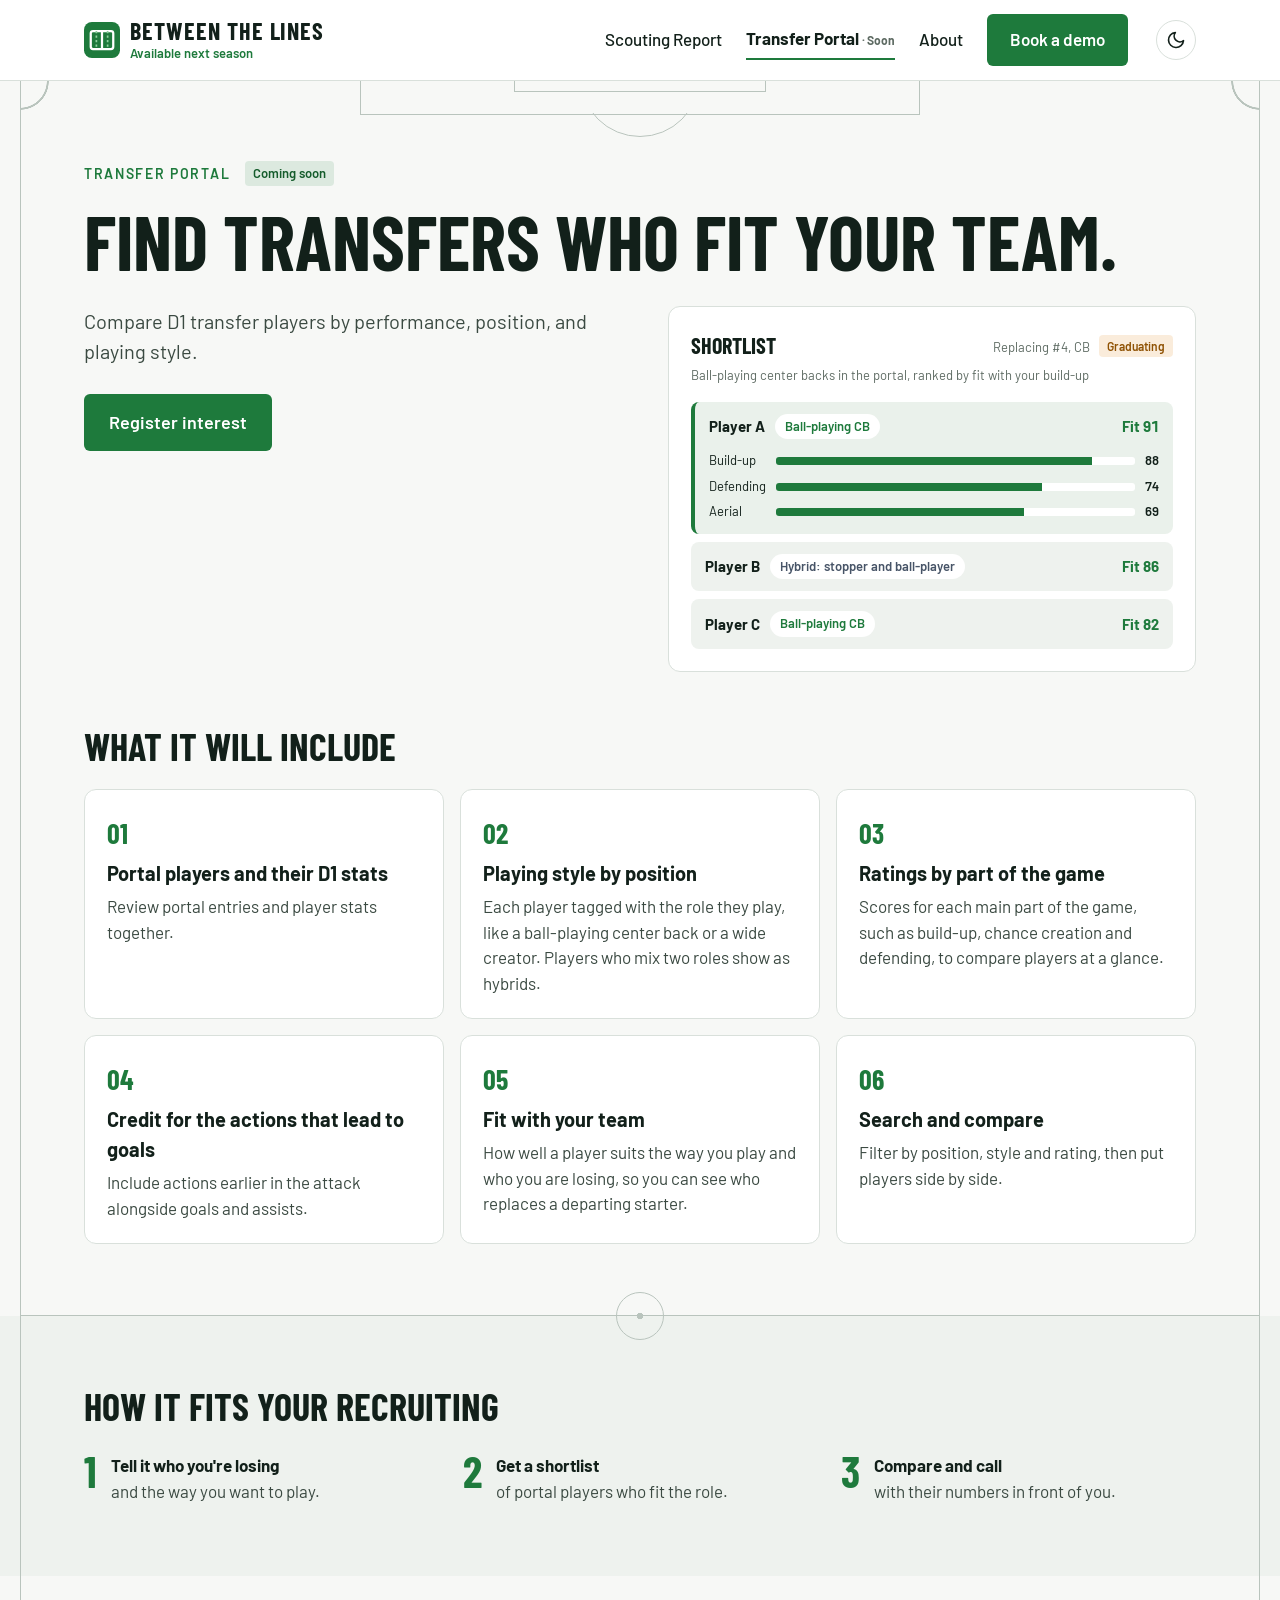
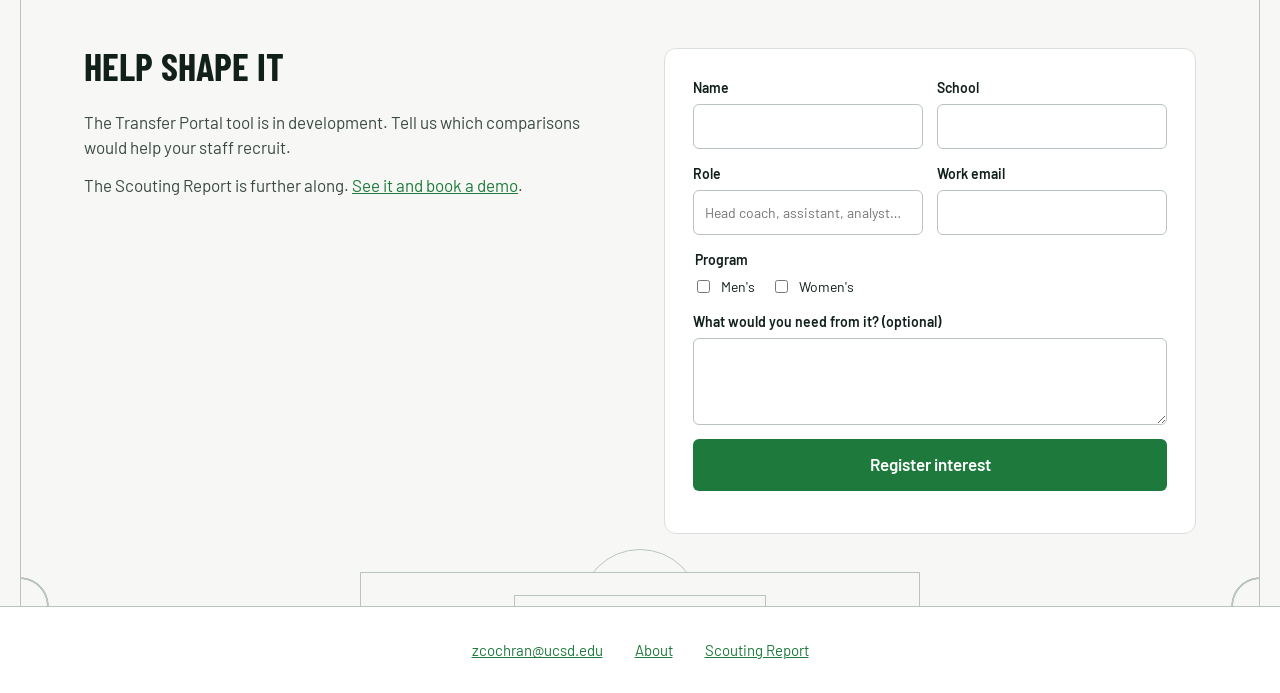
<file: transfer-portal.html>
<!doctype html>
<html lang="en">
<head>
<meta charset="utf-8">
<meta name="viewport" content="width=device-width, initial-scale=1">
<title>Transfer Portal · Between the Lines</title>
<meta name="description" content="Coming soon: compare D1 transfer portal players by performance, position, and playing style.">
<link rel="canonical" href="https://betweenthelinessoccer.com/transfer-portal.html">
<meta property="og:site_name" content="Between the Lines">
<meta property="og:title" content="Transfer Portal · Between the Lines">
<meta property="og:description" content="Coming soon: compare D1 transfer portal players by performance, position, and playing style.">
<meta property="og:type" content="website">
<meta property="og:url" content="https://betweenthelinessoccer.com/transfer-portal.html">
<meta property="og:image" content="https://betweenthelinessoccer.com/assets/og-image.png">
<meta property="og:image:width" content="1200">
<meta property="og:image:height" content="630">
<meta property="og:image:alt" content="Between the Lines: Less time building the scout. More time building your game plan.">
<meta name="twitter:card" content="summary_large_image">
<link rel="icon" href="favicon.ico" sizes="32x32">
<link rel="icon" href="assets/favicon.svg" type="image/svg+xml">
<link rel="apple-touch-icon" href="assets/apple-touch-icon.png">
<link rel="preconnect" href="https://fonts.googleapis.com">
<link rel="preconnect" href="https://fonts.gstatic.com" crossorigin>
<link href="https://fonts.googleapis.com/css2?family=Barlow+Condensed:wght@600;700&family=Barlow:wght@400;500;600;700&display=swap" rel="stylesheet">
<script>
  // Pick the theme before the page draws: light, unless the visitor chose dark with the toggle.
  (function () {
    var saved = null;
    try { saved = localStorage.getItem("theme"); } catch (e) {}
    var dark = saved === "dark";
    document.documentElement.setAttribute("data-theme", dark ? "dark" : "light");
  })();
</script>
<link rel="stylesheet" href="css/styles.css?v=12">
<meta name="theme-color" content="#FFFFFF">
</head>
<body>
<a class="skip" href="#main">Skip to content</a>

<header class="site-header">
  <div class="wrap">
    <a class="logo" href="index.html" translate="no"><svg class="logo-mark" viewBox="0 0 32 32" aria-hidden="true"><rect width="32" height="32" rx="7" fill="#1E7A3C"/><rect x="6" y="8" width="20" height="16" rx="2" fill="none" stroke="#fff" stroke-width="2"/><line x1="16" y1="8" x2="16" y2="24" stroke="#fff" stroke-width="2"/><line class="mark-line" x1="11" y1="8" x2="11" y2="24" stroke="#8FD19E" stroke-width="1.5" stroke-dasharray="2 2"/><line class="mark-line" x1="21" y1="8" x2="21" y2="24" stroke="#8FD19E" stroke-width="1.5" stroke-dasharray="2 2"/></svg><span class="logo-text"><span>Between the Lines</span><span class="logo-status">Available next season</span></span></a>
    <nav class="site-nav" aria-label="Main">
      <a href="index.html#app">Scouting Report</a>
      <a href="transfer-portal.html" aria-current="page">Transfer Portal <span class="soon">· Soon</span></a>
      <a href="about.html">About</a>
      <a class="btn btn-primary" href="index.html#demo">Book a demo</a>
    </nav>
    <a class="btn btn-primary header-cta" href="index.html#demo">Book a demo</a>
    <button class="theme-toggle" type="button" aria-label="Switch to dark mode">
      <svg class="icon-moon" viewBox="0 0 24 24" fill="none" stroke="currentColor" stroke-width="2" stroke-linecap="round" stroke-linejoin="round" aria-hidden="true"><path d="M21 12.8A9 9 0 1 1 11.2 3a7 7 0 0 0 9.8 9.8z"/></svg>
      <svg class="icon-sun" viewBox="0 0 24 24" fill="none" stroke="currentColor" stroke-width="2" stroke-linecap="round" aria-hidden="true"><circle cx="12" cy="12" r="4"/><path d="M12 2v2M12 20v2M4.9 4.9l1.4 1.4M17.7 17.7l1.4 1.4M2 12h2M20 12h2M4.9 19.1l1.4-1.4M17.7 6.3l1.4-1.4"/></svg>
    </button>
  </div>
</header>

<main id="main">
<section class="page-hero">
  <div class="pitch-mark box top" aria-hidden="true"><i class="ln"></i><i class="six"></i><i class="cap"></i></div>
  <div class="wrap">
    <p class="eyebrow">Transfer Portal <span class="soon-chip">Coming soon</span></p>
    <h1 class="display wide">Find transfers who fit your team.</h1>
  </div>
  <div class="wrap hero-split">
    <div class="hero-text">
      <p class="lead">Compare D1 transfer players by performance, position, and playing style.</p>
      <a class="btn btn-primary btn-lg" href="#interest" style="margin-top:28px">Register interest</a>
    </div>

    <!-- Sample shortlist with made-up players, to show what the tool will produce. -->
    <div class="mock" aria-label="Sample shortlist: three portal center backs ranked by fit">
      <div class="mock-title"><p>Shortlist</p><span class="mock-meta">Replacing #4, CB <span class="status-tag">Graduating</span></span></div>
      <p class="finding-meta">Ball-playing center backs in the portal, ranked by fit with your build-up</p>
      <ol class="shortlist">
        <li class="top">
          <div class="sl-head"><b>Player A</b><span class="chip">Ball-playing CB</span><span class="fit">Fit 91</span></div>
          <div class="sl-bars">
            <span>Build-up</span><div class="track"><div style="width:88%"></div></div><i>88</i>
            <span>Defending</span><div class="track"><div style="width:74%"></div></div><i>74</i>
            <span>Aerial</span><div class="track"><div style="width:69%"></div></div><i>69</i>
          </div>
        </li>
        <li>
          <div class="sl-head"><b>Player B</b><span class="chip neutral">Hybrid: stopper and ball-player</span><span class="fit">Fit 86</span></div>
        </li>
        <li>
          <div class="sl-head"><b>Player C</b><span class="chip">Ball-playing CB</span><span class="fit">Fit 82</span></div>
        </li>
      </ol>
    </div>
  </div>
</section>

<section class="band" style="padding-top:0">
  <div class="wrap">
    <h2 class="display">What it will include</h2>
    <div class="cards">
      <div class="card"><p class="big-num">01</p><h3>Portal players and their D1 stats</h3><p>Review portal entries and player stats together.</p></div>
      <div class="card"><p class="big-num">02</p><h3>Playing style by position</h3><p>Each player tagged with the role they play, like a ball-playing center back or a wide creator. Players who mix two roles show as hybrids.</p></div>
      <div class="card"><p class="big-num">03</p><h3>Ratings by part of the game</h3><p>Scores for each main part of the game, such as build-up, chance creation and defending, to compare players at a glance.</p></div>
      <div class="card"><p class="big-num">04</p><h3>Credit for the actions that lead to goals</h3><p>Include actions earlier in the attack alongside goals and assists.</p></div>
      <div class="card"><p class="big-num">05</p><h3>Fit with your team</h3><p>How well a player suits the way you play and who you are losing, so you can see who replaces a departing starter.</p></div>
      <div class="card"><p class="big-num">06</p><h3>Search and compare</h3><p>Filter by position, style and rating, then put players side by side.</p></div>
    </div>
  </div>
</section>

<section class="band alt">
  <div class="pitch-mark centre" aria-hidden="true"><i class="ln"></i><i class="ring"></i></div>
  <div class="wrap">
    <h2 class="display">How it fits your recruiting</h2>
    <ol class="steps">
      <li><span class="step-n">1</span><span style="padding-top:4px"><strong>Tell it who you're losing</strong><br><span class="body-text">and the way you want to play.</span></span></li>
      <li><span class="step-n">2</span><span style="padding-top:4px"><strong>Get a shortlist</strong><br><span class="body-text">of portal players who fit the role.</span></span></li>
      <li><span class="step-n">3</span><span style="padding-top:4px"><strong>Compare and call</strong><br><span class="body-text">with their numbers in front of you.</span></span></li>
    </ol>
  </div>
</section>

<section class="band" id="interest">
  <div class="wrap split">
    <div>
      <h2 class="display">Help shape it</h2>
      <p class="body-text" style="margin-bottom:12px">The Transfer Portal tool is in development. Tell us which comparisons would help your staff recruit.</p>
      <p class="body-text">The Scouting Report is further along. <a href="index.html#app">See it and book a demo</a>.</p>
    </div>
    <form class="form" id="interest-form">
      <label>Name<input type="text" name="name" autocomplete="name" required></label>
      <label>School<input type="text" name="school" autocomplete="organization" required></label>
      <label>Role<input type="text" name="role" autocomplete="organization-title" placeholder="Head coach, assistant, analyst…"></label>
      <label>Work email<input type="email" name="email" autocomplete="email" spellcheck="false" required></label>
      <fieldset class="full"><legend>Program</legend><label><input type="checkbox" name="program" value="Men's"> Men's</label><label><input type="checkbox" name="program" value="Women's"> Women's</label></fieldset>
      <label class="full">What would you need from it? (optional)<textarea name="needs" rows="3" autocomplete="off"></textarea></label>
      <!-- Honeypot: hidden from people; bots that tick it are discarded by Web3Forms. -->
      <input type="checkbox" name="botcheck" style="display:none" tabindex="-1" autocomplete="off" aria-hidden="true">
      <button class="btn btn-primary full" type="submit">Register interest</button>
      <p class="form-status" id="form-status" role="status"></p>
    </form>
  </div>
</section>
<div class="pitch-mark box bottom" aria-hidden="true"><i class="ln"></i><i class="six"></i><i class="cap"></i></div>
</main>

<footer class="site-footer">
  <div class="wrap">
    <a href="https://mail.google.com/mail/?view=cm&amp;fs=1&amp;to=zcochran@ucsd.edu&amp;cc=aozbas@ucsd.edu" target="_blank" rel="noopener noreferrer">zcochran@ucsd.edu</a>
    <a href="about.html">About</a>
    <a href="index.html">Scouting Report</a>
  </div>
</footer>

<script src="js/main.js?v=12"></script>
</body>
</html>
</file>
<file: css/styles.css>
/* Between the Lines — Pitch Green theme */
:root {
  --bg: #F7F8F6;
  --surface: #FFFFFF;
  --surface-2: #EEF2EE;
  --pill: #E7ECE8;
  --ink: #12201A;
  --body: #3B4A42;
  --muted: #5E6B63;
  --line: #D9E0DB;
  --line-strong: #B9C4BD;
  --accent: #1E7A3C;
  --accent-hover: #155C2C;
  --highlight: #8FD19E;
  --pitch: #EAF1EB;
  --strength: #1E7A3C;
  --weakness: #B42318;
  --tendency: #475467;
  --warn: #D97706;
  --warn-ink: #8F5204;
  --link: #1E7A3C;
  --link-hover: #155C2C;
  --tint-ink: #155C2C; /* text on the pale-green chips; darker than --link so it clears 4.5:1 */
  --inverse: #12201A;
  --on-inverse: #FFFFFF;
  --on-inverse-sub: #C9D4CD;
  --on-inverse-body: #DCE4DE;
  --bar-strong: #C9D3CC;
  --chip-s: #E8F3EC;
  --chip-n: #EEF0F2;
  --tag-w-line: #E4B4AE;
  --tag-t-line: #C9CED6;
  --strength-ink: #1E7A3C;
  --weakness-ink: #B42318;
  --tendency-ink: #475467;
  --font-display: "Barlow Condensed", system-ui, sans-serif;
  --font-body: "Barlow", system-ui, sans-serif;
  --radius: 12px;
  --max: 1160px;
}

*, *::before, *::after { box-sizing: border-box; }
html { scroll-behavior: smooth; }
@media (prefers-reduced-motion: reduce) { html { scroll-behavior: auto; } }
body {
  margin: 0;
  background: var(--bg);
  color: var(--ink);
  font-family: var(--font-body);
  font-size: 17px;
  line-height: 1.5;
  touch-action: manipulation;
  -webkit-tap-highlight-color: rgba(30, 122, 60, .15);
}
[id] { scroll-margin-top: 16px; }
img, svg { max-width: 100%; }
a { color: var(--link); }
a:hover { color: var(--link-hover); }
:focus-visible { outline: 3px solid var(--accent); outline-offset: 2px; }
h1, h2, h3, h4, p { margin: 0; }
.wrap { max-width: var(--max); margin: 0 auto; padding: 0 24px; }
.display { font-family: var(--font-display); font-weight: 700; text-transform: uppercase; line-height: 0.98; text-wrap: balance; }
.eyebrow { font-weight: 600; color: var(--link); letter-spacing: 0.12em; text-transform: uppercase; font-size: 14px; }
.muted { color: var(--muted); }
.body-text { color: var(--body); }
.skip { position: absolute; left: -999px; top: 8px; background: var(--inverse); color: var(--on-inverse); padding: 8px 12px; border-radius: 6px; z-index: 100; }
.skip:focus { left: 8px; }

/* Buttons */
.btn { display: inline-flex; align-items: center; justify-content: center; min-height: 44px; padding: 12px 22px; border-radius: 6px; font: inherit; font-weight: 600; text-decoration: none; cursor: pointer; border: 1px solid transparent; transition: background-color .15s ease, border-color .15s ease, transform .1s ease; }
.btn:active { transform: translateY(1px) scale(.98); }
.btn:disabled { opacity: .6; cursor: progress; }
.btn-primary { background: var(--accent); color: #fff; }
.btn-primary:hover { background: var(--accent-hover); color: #fff; }
.btn-secondary { background: transparent; color: var(--ink); border-color: var(--line-strong); }
.btn-secondary:hover { border-color: var(--ink); color: var(--ink); }
.btn-lg { font-size: 18px; padding: 14px 24px; }

/* Header */
.site-header { background: var(--surface); border-bottom: 1px solid var(--line); }
.site-header .wrap { display: flex; flex-wrap: wrap; align-items: center; gap: 12px 28px; padding-top: 14px; padding-bottom: 14px; }
.logo { color: var(--ink); text-decoration: none; font-family: var(--font-display); font-weight: 700; font-size: 24px; letter-spacing: 0.01em; }
.logo:hover { color: var(--ink); }
.badge { font-size: 13px; font-weight: 600; color: #fff; background: var(--accent); border-radius: 999px; padding: 3px 10px; }
.site-nav { display: flex; flex-wrap: wrap; align-items: center; gap: 8px 24px; margin-left: auto; }
.site-nav a:not(.btn) { color: var(--ink); text-decoration: none; font-weight: 500; padding: 6px 0; }
.site-nav a[aria-current="page"] { font-weight: 700; border-bottom: 2px solid var(--accent); }
@media (max-width: 1045px) { .site-nav a:not(.btn) { padding: 9px 0; } } /* touch screens: taller menu links */
.soon { font-size: 12px; color: var(--muted); }

/* Hero */
.hero { padding: 80px 0 40px; text-align: center; }
.hero h1 { font-size: clamp(44px, 7vw, 92px); line-height: 0.96; max-width: 900px; margin: 16px auto 0; }
.hero .lead { margin: 22px auto 0; font-size: 20px; color: var(--body); max-width: 48ch; }
.qbanner { position: relative; max-width: 900px; margin: 40px auto 0; height: 220px; overflow: clip; background: var(--inverse); color: var(--on-inverse); border-radius: 16px; }
.qtrack { display: flex; flex-direction: column; animation: qwall 12s ease-in-out infinite; }
.qslide { height: 220px; padding: 24px 32px; display: flex; flex-direction: column; align-items: center; justify-content: center; }
.qslide .q { font-family: var(--font-display); font-weight: 700; font-size: clamp(30px, 4.6vw, 46px); line-height: 1.05; }
.qslide a { margin-top: 4px; padding: 8px 6px; font-weight: 600; color: var(--highlight); }
.qslide a:hover { color: #fff; }
@keyframes qwall { 0%,20% { transform: translateY(0); } 25%,45% { transform: translateY(-25%); } 50%,70% { transform: translateY(-50%); } 75%,95% { transform: translateY(-75%); } 100% { transform: translateY(0); } }
.qbanner:hover .qtrack, .qbanner:focus-within .qtrack { animation-play-state: paused; }
@media (prefers-reduced-motion: reduce) {
  .qbanner { height: auto; }
  .qtrack { animation: none; }
  .qslide { height: auto; padding: 16px 24px; }
}
.hero-ctas { display: flex; flex-wrap: wrap; gap: 12px; justify-content: center; margin-top: 32px; }
.hero .note { margin-top: 16px; font-size: 15px; color: var(--muted); }

.cred { padding: 24px 0; }
.cred .wrap { display: flex; flex-wrap: wrap; gap: 8px 32px; justify-content: center; font-weight: 600; color: var(--body); }
.cred .dot { color: var(--line-strong); }

/* App section */
.app { padding: 48px 0 80px; }
.app-head { text-align: center; margin-bottom: 24px; }
.app-head h2 { font-size: 44px; margin-top: 8px; }
.pills { display: flex; justify-content: center; }
.pill-list { display: inline-flex; flex-wrap: wrap; justify-content: center; gap: 4px; background: var(--pill); border-radius: 999px; padding: 4px; }
.pill { font: inherit; font-size: 16px; font-weight: 600; color: var(--ink); background: transparent; border: 0; border-radius: 999px; padding: 10px 22px; min-height: 44px; cursor: pointer; transition: background-color .15s ease, color .15s ease; }
.pill:hover { background: var(--surface); }
.pill[aria-selected="true"] { background: var(--inverse); color: var(--on-inverse); }
/* Sliding selector, added by script: press and drag across the tabs to pick one */
.pill-list.has-thumb { position: relative; touch-action: pan-y; user-select: none; -webkit-user-select: none; }
.pill-list.has-thumb .pill { position: relative; z-index: 1; }
.pill-list.has-thumb .pill[aria-selected="true"], .pill-list.has-thumb .pill[aria-selected="true"]:hover { background: transparent; }
.pill-thumb { position: absolute; top: 4px; bottom: 4px; left: 0; z-index: 0; border-radius: 999px; background: var(--inverse); pointer-events: none; scale: 1; }
.pill-thumb.is-ready { transition: transform .45s cubic-bezier(.34, 1.4, .64, 1), width .45s cubic-bezier(.34, 1.4, .64, 1), scale .3s cubic-bezier(.34, 1.4, .64, 1), background-color .2s ease, box-shadow .2s ease; }
.pill-thumb.is-dragging { transition: width .18s ease, scale .2s ease, background-color .2s ease, box-shadow .2s ease; scale: var(--sx, 1.12) var(--sy, 1.12); background: color-mix(in srgb, var(--surface) 40%, transparent); -webkit-backdrop-filter: blur(4px) saturate(1.8); backdrop-filter: blur(4px) saturate(1.8); box-shadow: inset 0 0 0 1px rgba(255, 255, 255, .55), inset 0 1px 1px rgba(255, 255, 255, .8), 0 8px 22px rgba(0, 0, 0, .18); }
.pill-list.is-dragging .pill { color: var(--ink); }
.pill-list.is-dragging .pill.is-under { color: var(--link); }
.pill-list.is-dragging .pill:hover { background: transparent; }
@media (prefers-reduced-motion: reduce) { .pill-thumb.is-ready, .pill-thumb.is-dragging { transition: none; } }
/* In dark mode the dark selected fill blends into the bar, so the selected tab turns pitch green */
:root[data-theme="dark"] .pill[aria-selected="true"] { background: var(--accent); color: #fff; }
:root[data-theme="dark"] .pill-thumb:not(.is-dragging) { background: var(--accent); }
:root[data-theme="dark"] .pill-list.has-thumb .pill[aria-selected="true"] { background: transparent; }
.tab-intro { margin: 18px auto 24px; text-align: center; color: var(--body); max-width: 62ch; }
.panel-card { background: var(--surface); border: 1px solid var(--line); border-radius: 16px; padding: 28px; }
.panel-cta { margin-top: 32px; border-top: 1px solid var(--line); padding-top: 24px; display: flex; flex-wrap: wrap; gap: 16px; align-items: center; justify-content: space-between; }
.panel-cta p { font-size: 19px; font-weight: 600; }
[role="tabpanel"][hidden] { display: none; }

/* Template blocks: mock on the left, numbered explanation on the right */
.template { display: flex; flex-wrap: wrap; gap: 28px; align-items: flex-start; }
.mock { flex: 1 1 440px; min-width: 0; background: var(--surface); border: 1px solid var(--line); border-radius: var(--radius); padding: 22px; }
.explain { flex: 1 1 300px; min-width: 0; margin: 0; padding: 0; list-style: none; display: flex; flex-direction: column; gap: 16px; }
.explain li { display: flex; gap: 12px; }
.explain strong { display: block; }
.explain p { color: var(--body); margin-top: 2px; }
.num { flex: 0 0 auto; width: 28px; height: 28px; border-radius: 50%; background: var(--accent); color: #fff; font-weight: 700; font-size: 15px; display: inline-flex; align-items: center; justify-content: center; }
.num.sm { width: 22px; height: 22px; font-size: 12px; }
.mock-label { display: flex; gap: 8px; align-items: center; font-size: 12px; font-weight: 700; letter-spacing: 0.1em; text-transform: uppercase; color: var(--muted); margin-bottom: 10px; }
.mock-title { display: flex; gap: 8px; align-items: center; }
.mock-title p { font-family: var(--font-display); font-weight: 700; font-size: 22px; text-transform: uppercase; }
.bar { height: 9px; background: var(--pill); border-radius: 4px; }
.bar + .bar { margin-top: 7px; }
.bar.dark { background: var(--bar-strong); height: 12px; }
.tag { display: inline-block; font-size: 12px; font-weight: 700; letter-spacing: 0.08em; text-transform: uppercase; color: #fff; border-radius: 4px; padding: 2px 8px; }
.tag-s { background: var(--strength); }
.tag-w { background: var(--weakness); }
.tag-t { background: var(--tendency); }
.tag-outline-w { color: var(--weakness-ink); background: transparent; border: 1px solid var(--tag-w-line); padding: 1px 7px; }
.tag-outline-t { color: var(--tendency-ink); background: transparent; border: 1px solid var(--tag-t-line); padding: 1px 7px; }
.chip { font-size: 13px; font-weight: 600; border-radius: 999px; padding: 3px 10px; background: var(--chip-s); color: var(--strength-ink); }
.chip.neutral { background: var(--chip-n); color: var(--tendency-ink); }
.two-col { display: grid; grid-template-columns: repeat(2, minmax(0, 1fr)); gap: 16px; }
.three-col { display: grid; grid-template-columns: repeat(3, minmax(0, 1fr)); gap: 8px; }
.film { aspect-ratio: 16 / 9; background: var(--inverse); color: var(--on-inverse); border-radius: 5px; display: flex; align-items: center; justify-content: center; }
.divider { margin-top: 18px; border-top: 1px solid var(--line); padding-top: 14px; }
.stat-bars > div + div { margin-top: 8px; }
.stat-bars .them { height: 10px; background: var(--accent); border-radius: 3px; }
.stat-bars .d1 { height: 10px; background: var(--line-strong); border-radius: 3px; margin-top: 3px; }

/* Overview mock */
.xi { background: var(--pitch); border-radius: 10px; padding: 16px 10px; margin-top: 12px; display: flex; flex-direction: column; gap: 10px; }
.xi-row { display: flex; justify-content: center; gap: 8px; flex-wrap: wrap; }
.slot { position: relative; width: 112px; background: var(--surface); border: 1px solid var(--line); border-radius: 6px; padding: 7px 9px; }
.slot b { font-size: 14px; }
.slot b span { color: var(--muted); }
.slot .bar { height: 6px; margin-top: 6px; }
.slot .bar + .bar { margin-top: 4px; }
.slot.toss { border-left: 4px solid var(--weakness); }
.slot.move { border-left: 4px solid var(--warn); }
.slot.focus { border: 2px solid var(--accent); }
.slot .flag { margin-top: 2px; font-size: 12px; font-weight: 600; }
.slot.toss .flag { color: var(--weakness-ink); }
.slot.move .flag { color: var(--warn-ink); }
.slot .num { position: absolute; top: -10px; right: -10px; }
/* Toss-up spot: a card that flips between the two players sharing it */
.slot.toss { background: none; border: 0; padding: 0; perspective: 500px; cursor: pointer; }
.slot.toss .num { z-index: 2; }
.toss .flip { display: grid; transform-style: preserve-3d; transition: transform .6s cubic-bezier(.3, 1.3, .5, 1); }
.toss .face { grid-area: 1 / 1; backface-visibility: hidden; -webkit-backface-visibility: hidden; background: var(--surface); border: 1px solid var(--line); border-left: 4px solid var(--weakness); border-radius: 6px; padding: 7px 9px; }
.toss .face.back { transform: rotateY(180deg); }
.slot.toss.is-flipped .flip { transform: rotateY(180deg); }
.slot.toss:hover .face { border-color: var(--line-strong); border-left-color: var(--weakness); }
@media (prefers-reduced-motion: reduce) { .toss .flip { transition: none; } }

.absence { display: flex; gap: 10px; align-items: center; margin-top: 12px; border: 1px solid var(--line); border-radius: 8px; padding: 10px 12px; }
.insight-mini { border: 1px solid var(--line); border-radius: 8px; padding: 10px; }
.insight-mini .tag { font-size: 10px; padding: 1px 6px; }
.insight-mini .bar { height: 7px; margin-top: 10px; background: var(--bar-strong); }
.insight-mini .bar + .bar { margin-top: 5px; }

/* Section list */
.sub-head { margin: 48px 0 8px; font-size: 24px; }
.sections { display: grid; grid-template-columns: repeat(auto-fit, minmax(240px, 1fr)); gap: 16px; margin-top: 20px; }
.section-card { background: var(--surface); border: 1px solid var(--line); border-radius: var(--radius); padding: 20px; }
.section-card h4 { font-family: var(--font-display); font-weight: 700; font-size: 24px; text-transform: uppercase; }
.section-card .sub { margin: 2px 0 14px; font-size: 14px; color: var(--muted); }
.section-card ul { margin: 0; padding: 0; list-style: none; display: flex; flex-direction: column; gap: 12px; }
.section-card li span { display: block; color: var(--body); font-size: 15px; }
.section-card.dark { background: var(--inverse); color: var(--on-inverse); border-color: var(--inverse); }
.section-card.dark .sub { color: var(--on-inverse-sub); }
.section-card.dark li span { color: var(--on-inverse-body); }
.section-card .flag { font-size: 12px; font-weight: 700; letter-spacing: 0.08em; text-transform: uppercase; color: #12201A; background: var(--highlight); border-radius: 4px; padding: 2px 8px; }

/* Scout Chat demo */
.chat { max-width: 720px; margin: 0 auto; background: var(--surface); border: 1px solid var(--line); border-radius: var(--radius); overflow: hidden; }
.chat-top { display: flex; justify-content: space-between; align-items: center; gap: 8px; padding: 14px 20px; border-bottom: 1px solid var(--line); background: var(--bg); }
.chat-body { padding: 20px; display: flex; flex-direction: column; gap: 16px; min-height: 440px; }
.exchange { display: flex; flex-direction: column; gap: 16px; }
.bubble-q { align-self: flex-end; max-width: 80%; background: var(--inverse); color: var(--on-inverse); border-radius: 14px 14px 4px 14px; padding: 10px 14px; }
.typing { position: relative; display: inline-block; white-space: nowrap; vertical-align: bottom; }
.bubble-wait { align-self: flex-start; background: var(--surface-2); border-radius: 14px; padding: 10px 14px; color: var(--muted); font-size: 15px; }
.bubble-a { align-self: flex-start; max-width: 92%; background: var(--surface-2); border-radius: 14px 14px 14px 4px; padding: 14px 16px; }
.chat-chart { background: var(--surface); border-radius: 8px; padding: 12px 14px; margin-top: 12px; display: flex; flex-direction: column; gap: 8px; font-size: 14px; }
.chat-chart .row { display: flex; align-items: center; gap: 10px; }
.chat-chart strong { font-variant-numeric: tabular-nums; min-width: 2ch; text-align: right; }
.chat-chart .row span:first-child { width: var(--label, 78px); flex: 0 0 auto; }
.chat-chart .track { flex: 1; }
.chat-chart .fill { height: 14px; background: var(--accent); border-radius: 3px; transform-origin: left center; }
.chat-chart .fill.muted-fill { background: var(--line-strong); }
/* Pitch map beside each answer's chart. Each kind of event keeps one colour and one shape,
   on the pitch and on its bar, so it never relies on colour alone. */
:root { --cat-1: #1E7A3C; --cat-2: #2A78D6; --cat-3: #D55181; }
.chat-viz { display: flex; flex-wrap: wrap; gap: 12px; margin-top: 12px; }
.chat-viz .chat-chart { flex: 1 1 240px; margin-top: 0; }
.chat-viz .chat-chart .row span:first-child { width: calc(var(--label, 78px) + 15px); }
.mini-pitch { flex: 1 1 220px; max-width: 280px; margin: 0; background: var(--surface); border-radius: 8px; padding: 10px; }
.mini-pitch svg { display: block; width: 100%; height: auto; }
.mini-pitch .turf { fill: var(--pitch); }
.mini-pitch .lines { fill: none; stroke: var(--line-strong); stroke-width: .5; }
.mini-pitch figcaption { margin-top: 6px; font-size: 12px; color: var(--muted); }
.mini-pitch figcaption span { white-space: nowrap; }
.dot { stroke: var(--pitch); stroke-width: .6; }
.dot.c1 { fill: var(--cat-1); }
.dot.c2 { fill: var(--cat-2); }
.dot.c3 { fill: var(--cat-3); }
.chat-chart .fill.c1 { background: var(--cat-1); }
.chat-chart .fill.c2 { background: var(--cat-2); }
.chat-chart .fill.c3 { background: var(--cat-3); }
.key { display: inline-block; width: 8px; height: 8px; margin-right: 7px; vertical-align: .05em; }
.key.c1 { background: var(--cat-1); border-radius: 50%; }
.key.c2 { background: var(--cat-2); border-radius: 1px; }
.key.c3 { background: var(--cat-3); transform: rotate(45deg) scale(.9); }
.key.ln { width: 14px; height: 0; background: none; border-radius: 0; transform: none; border-top: 2px solid; vertical-align: .3em; }
.key.ln.c1 { border-color: var(--cat-1); }
.key.ln.c2 { border-color: var(--cat-2); }
.key.ln.c3 { border-color: var(--cat-3); }
.key.ln.dashed { border-top-style: dashed; }
.key.ln.dotted { border-top-style: dotted; }
.arrow.c1 { color: var(--cat-1); }
.arrow.c2 { color: var(--cat-2); }
.arrow.c3 { color: var(--cat-3); }
.arrow .shaft { fill: none; stroke: currentColor; stroke-width: .42; stroke-linecap: round; opacity: .9; }
.arrow .shaft.dashed { stroke-dasharray: 1.4 1; stroke-linecap: butt; }
.arrow .shaft.dotted { stroke-dasharray: .01 1; stroke-width: .6; }
.arrow .head { fill: currentColor; }
/* Played as a loop by the script, one question at a time; without it the questions are listed. */
.chat:not(.is-live) .bubble-wait { display: none; }
.chat.is-live .exchange:not(.is-on) { display: none; }
.chat.is-live .bubble-q { animation: chatQ 14s ease-out infinite; }
.chat.is-live .typing::after { content: ""; position: absolute; inset: 0 -2px; background: var(--inverse); transform-origin: right center; animation: chatType 14s steps(var(--n, 28)) infinite; }
.chat.is-live .bubble-wait { animation: chatDots 14s linear infinite; }
.chat.is-live .bubble-a { animation: chatA 14s ease-out infinite; }
.chat.is-live .chat-chart .fill { animation: chatBar 14s ease-out infinite; }
.chat.is-live .dot { transform-box: fill-box; transform-origin: center; animation: dotIn 14s ease-out infinite both; animation-delay: var(--d, 0ms); }
.chat.is-live .arrow { transform-box: view-box; animation: arrowIn 14s ease-out infinite both; animation-delay: var(--d, 0ms); }
@keyframes arrowIn { 0%,40% { opacity: 0; transform: scale(0); } 40.2% { opacity: 1; } 42.5%,100% { opacity: 1; transform: scale(1); } }
@keyframes dotIn { 0%,40% { opacity: 0; transform: scale(0); } 41.5% { opacity: 1; transform: scale(1.5); } 43%,100% { opacity: 1; transform: scale(1); } }
@keyframes chatQ { 0%,4% { opacity: 0; transform: translateY(8px); } 8%,92% { opacity: 1; transform: none; } 100% { opacity: 0; } }
@keyframes chatType { 0%,4% { transform: scaleX(1); } 12%,100% { transform: scaleX(0); } }
@keyframes chatDots { 0%,12% { opacity: 0; } 16%,30% { opacity: 1; } 34%,100% { opacity: 0; } }
@keyframes chatA { 0%,32% { opacity: 0; transform: translateY(8px); } 38%,92% { opacity: 1; transform: none; } 100% { opacity: 0; } }
@keyframes chatBar { 0%,40% { transform: scaleX(0); } 52%,100% { transform: scaleX(1); } }
@media (prefers-reduced-motion: reduce) {
  .bubble-q, .typing::after, .bubble-a, .chat-chart .fill { animation: none; }
  .typing::after { display: none; }
  .bubble-wait { display: none; }
}

/* Demo + footer */
.demo { background: var(--surface-2); padding: 80px 0; }

/* Pitch markings, fitted into the existing spacing. Each page is a pitch from top to bottom:
   the header line and the footer line are the goal lines, with a penalty box on each,
   touchlines down both sides, and a halfway line with the centre circle in between. */
:root { --touch: max(10px, calc((100% - var(--max)) / 2 - 40px)); } /* distance of each touchline from the page edge */
.hero, .page-hero, .app, .demo, .band { position: relative; }
.pitch-mark { position: absolute; left: 50%; z-index: 1; transform: translateX(-50%); color: var(--line-strong); pointer-events: none; }
.pitch-mark i { position: absolute; display: block; }
.pitch-mark.centre { top: -24px; width: calc(100% - 2 * var(--touch)); height: 48px; } /* touchline to touchline */
.pitch-mark.centre .ln { left: 0; right: 0; top: 50%; margin-top: -.75px; border-top: 1.5px solid; }
.pitch-mark.centre .ring { left: 50%; top: 0; width: 48px; height: 48px; margin-left: -24px; border: 1.5px solid; border-radius: 50%; background: radial-gradient(circle, currentColor 0 3px, transparent 3.5px); }
/* Penalty boxes: sides meet the goal line, with the six-yard box inside and the D outside */
.pitch-mark.box { --deep: 34px; --cap: 24px; --capw: 120px; width: min(560px, calc(100% - 2 * var(--touch) - 48px)); height: var(--deep); }
.pitch-mark.box.top { top: 0; }
.pitch-mark.box.bottom { top: auto; bottom: 0; }
.pitch-mark.box .ln { inset: 0; border: 1.5px solid; }
.pitch-mark.box .six { left: 50%; width: 45%; height: 33%; margin-left: -22.5%; border: 1.5px solid; }
.pitch-mark.box .cap { left: 50%; width: var(--capw); height: var(--cap); margin-left: calc(var(--capw) / -2); overflow: hidden; }
.pitch-mark.box .cap::before { content: ""; position: absolute; left: 0; width: var(--capw); height: var(--capw); border: 1.5px solid; border-radius: 50%; }
.pitch-mark.box.top .ln { border-top: 0; }
.pitch-mark.box.top .six { top: 0; border-top: 0; }
.pitch-mark.box.top .cap { top: 100%; margin-top: -1.5px; transform-origin: top center; }
.pitch-mark.box.top .cap::before { bottom: 0; }
.pitch-mark.box.bottom .ln { border-bottom: 0; }
.pitch-mark.box.bottom .six { bottom: 0; border-bottom: 0; }
.pitch-mark.box.bottom .cap { bottom: 100%; margin-bottom: -1.5px; transform-origin: bottom center; }
.pitch-mark.box.bottom .cap::before { top: 0; }
@media (max-width: 640px) {
  .pitch-mark.box { --deep: 24px; --cap: 18px; --capw: 100px; }
  /* Phones: no touchlines or corner arcs (too close to the content); halfway lines run edge to edge */
  :root { --touch: 0px; }
  main::before, main::after { display: none; }
}
/* Drawn in as they scroll into view (the script adds .marks; without it they simply show) */
.marks .pitch-mark .ln, .marks .pitch-mark .six { transform: scaleX(0); transition: transform 1.1s cubic-bezier(.2, .7, .2, 1); }
.marks .pitch-mark .ring, .marks .pitch-mark .cap { opacity: 0; transform: scale(.5); transition: opacity .5s ease .45s, transform .8s cubic-bezier(.3, 1.4, .5, 1) .45s; }
.marks .pitch-mark.is-drawn .ln, .marks .pitch-mark.is-drawn .six, .marks .pitch-mark.is-drawn .ring, .marks .pitch-mark.is-drawn .cap { opacity: 1; transform: none; }
/* Touchlines down both sides, so the header line and the footer line become the two goal lines;
   corner arcs where they meet. */
main { position: relative; }
main::before, main::after { content: ""; position: absolute; top: 0; bottom: 0; left: var(--touch); right: var(--touch); z-index: 1; pointer-events: none; color: var(--line-strong); }
main::before { border-left: 1.5px solid; border-right: 1.5px solid; }
main::after {
  --arc: transparent 26.5px, currentColor 27px 28.5px, transparent 29px;
  background:
    radial-gradient(circle at 0 0, var(--arc)) left top / 30px 30px no-repeat,
    radial-gradient(circle at 100% 0, var(--arc)) right top / 30px 30px no-repeat,
    radial-gradient(circle at 0 100%, var(--arc)) left bottom / 30px 30px no-repeat,
    radial-gradient(circle at 100% 100%, var(--arc)) right bottom / 30px 30px no-repeat;
}
.demo-card { max-width: 760px; width: calc(100% - 32px); margin: 0 auto; background: var(--surface); border: 1px solid var(--line); border-radius: var(--radius); padding: 32px; }
.demo-card h2 { font-size: 28px; }
.demo-card p { margin: 8px 0 24px; color: var(--body); }
.calendly-box { min-height: 260px; border: 1px dashed var(--line-strong); border-radius: 8px; display: flex; flex-direction: column; align-items: center; justify-content: center; gap: 14px; color: var(--muted); padding: 24px; text-align: center; }
.calendly-inline-widget { position: relative; min-width: 300px; height: 700px; background: var(--surface-2); border-radius: 8px; }
.calendly-inline-widget::before { content: "Loading the booking calendar…"; position: absolute; inset: 0; display: flex; align-items: center; justify-content: center; color: var(--muted); }
.calendly-inline-widget iframe { position: relative; z-index: 1; }
.site-footer { border-top: 1.5px solid var(--line-strong); padding: 22px 0; background: var(--surface); }
.site-footer .wrap { display: flex; flex-wrap: wrap; justify-content: center; gap: 0 28px; color: var(--muted); font-size: 15px; }
.site-footer a { padding: 10px 2px; } /* a finger-sized target without changing how the row looks */

/* Inner pages */
.page-hero { padding: 80px 0 56px; }
.page-hero h1 { font-size: clamp(44px, 6vw, 76px); margin-top: 18px; max-width: 18ch; }
.page-hero h1.wide { max-width: none; }
.page-hero .lead { margin-top: 22px; font-size: 20px; color: var(--body); max-width: 52ch; }
.band { padding: 72px 0; }
.band.alt { background: var(--surface-2); }
.band.white { background: var(--surface); border-top: 1px solid var(--line); border-bottom: 1px solid var(--line); }
.band h2 { font-size: 38px; margin-bottom: 24px; }
.cards { display: grid; grid-template-columns: repeat(auto-fit, minmax(280px, 1fr)); gap: 16px; }
.card { background: var(--surface); border: 1px solid var(--line); border-radius: var(--radius); padding: 22px; }
.card .big-num { font-family: var(--font-display); font-weight: 700; font-size: 28px; color: var(--link); }
.card h3 { font-size: 20px; margin: 4px 0 6px; }
.card p { color: var(--body); }
.steps { margin: 0; padding: 0; list-style: none; display: grid; grid-template-columns: repeat(auto-fit, minmax(240px, 1fr)); gap: 24px; }
.steps li { display: flex; gap: 14px; }
.steps .step-n { font-family: var(--font-display); font-weight: 700; font-size: 44px; color: var(--link); line-height: 1; }
.split { display: flex; flex-wrap: wrap; gap: 48px; }
.split > * { flex: 1 1 380px; min-width: 0; }
.form { background: var(--surface); border: 1px solid var(--line); border-radius: var(--radius); padding: 28px; display: grid; grid-template-columns: repeat(auto-fit, minmax(200px, 1fr)); gap: 14px; }
.form label { display: flex; flex-direction: column; gap: 6px; font-size: 14px; font-weight: 600; }
.form input[type="text"], .form input[type="email"], .form textarea { border: 1px solid var(--line-strong); border-radius: 6px; padding: 11px; font: inherit; font-weight: 400; min-height: 44px; background: var(--surface); color: var(--ink); }
.form .full { grid-column: 1 / -1; }
.form fieldset { border: 0; padding: 0; margin: 0; display: flex; flex-wrap: wrap; gap: 16px; font-size: 15px; }
.form legend { font-size: 14px; font-weight: 600; margin-bottom: 6px; }
.form fieldset label { flex-direction: row; align-items: center; gap: 8px; font-weight: 400; }
.form-status { grid-column: 1 / -1; font-weight: 600; color: var(--link); }
.people { display: grid; grid-template-columns: repeat(auto-fit, minmax(300px, 1fr)); gap: 24px; margin-top: 40px; }
.person { background: var(--surface); border: 1px solid var(--line); border-radius: var(--radius); padding: 24px; display: flex; flex-wrap: wrap; gap: 20px; align-items: flex-start; align-content: flex-start; }
.photo { flex: 0 0 120px; aspect-ratio: 4 / 5; background: var(--pill); border: 1px solid var(--line-strong); border-radius: 10px; display: flex; align-items: center; justify-content: center; color: var(--muted); font-size: 14px; text-align: center; overflow: hidden; }
.photo img { width: 100%; height: 100%; object-fit: cover; }
.person h2 { font-size: 24px; margin: 0; font-family: var(--font-body); text-transform: none; }
.person .role { margin: 2px 0 12px; font-size: 15px; font-weight: 600; color: var(--link); }
.person p { color: var(--body); }
.cta-row { display: flex; flex-wrap: wrap; gap: 24px 32px; align-items: center; justify-content: space-between; }
.cta-row .actions { display: flex; flex-wrap: wrap; gap: 12px; }

@media (max-width: 640px) {
  .site-nav { margin-left: 0; width: 100%; }
  .site-nav .btn { display: none; } /* the hero and each page have their own Book a demo */
  .site-nav { gap: 4px 18px; font-size: 15px; }
  .site-header .wrap { gap: 6px 18px; }
  .hero h1 { font-size: 9vw; }
  .hero { padding-top: 56px; }
  .panel-card, .mock { padding: 18px; }
  .pill { padding: 10px 11px; font-size: 14px; }
  .pill-list { flex-wrap: nowrap; gap: 2px; }
  .two-col { grid-template-columns: 1fr; }
  .slot { width: 92px; padding: 6px 7px; }
  .slot b { font-size: 13px; }
  .app-head h2 { font-size: 34px; }
  .typing { white-space: normal; }
  .typing::after { display: none; }
  .chat-top { flex-direction: column; }
  /* Booking card: keeps the page gutter instead of running edge to edge, and lets the
     calendar shrink to fit the narrowest phones instead of scrolling the whole page sideways */
  .demo { padding: 56px 0; }
  .demo-card { padding: 22px 16px; }
  .calendly-inline-widget { min-width: 0; }
}

/* Transfer Portal: sample shortlist beside the intro */
.page-hero .wrap + .hero-split { margin-top: 28px; }
.hero-split { display: flex; flex-wrap: wrap; gap: 40px 56px; align-items: flex-start; }
.hero-split > .hero-text { flex: 1 1 420px; min-width: 0; }
.hero-split > .hero-text .lead { margin-top: 0; }
.hero-split > .mock { flex: 1 1 420px; }
.mock-meta { margin-left: auto; font-size: 13px; color: var(--muted); }
.status-tag { display: inline-block; margin-left: 6px; padding: 2px 8px; border-radius: 4px; background: color-mix(in srgb, var(--warn) 14%, transparent); color: var(--warn-ink); font-size: 12px; font-weight: 600; vertical-align: 1px; }
.finding-meta { margin-top: 4px; font-size: 13px; color: var(--muted); }
.shortlist { margin: 16px 0 0; padding: 0; list-style: none; display: flex; flex-direction: column; gap: 8px; }
.shortlist li { background: var(--surface-2); border-radius: 8px; padding: 12px 14px; transition: transform .2s ease; }
.shortlist li:hover { transform: translateX(4px); }
.shortlist li.top { background: var(--pitch); border-left: 4px solid var(--accent); }
:root:not([data-theme="dark"]) .shortlist .chip { background: var(--surface); }
.sl-head { display: flex; flex-wrap: wrap; align-items: center; gap: 6px 10px; font-size: 15px; }
.sl-head .fit { margin-left: auto; font-weight: 700; color: var(--link); font-variant-numeric: tabular-nums; }
.sl-bars { display: grid; grid-template-columns: auto 1fr auto; gap: 6px 10px; align-items: center; margin-top: 12px; font-size: 13px; }
.sl-bars .track { height: 8px; background: var(--surface); border-radius: 3px; overflow: hidden; }
.sl-bars .track div { height: 100%; background: var(--accent); }
.sl-bars i { font-style: normal; font-weight: 600; font-variant-numeric: tabular-nums; }
@media (max-width: 640px) { .mock-meta { margin-left: 0; width: 100%; } }

/* About: "Why it exists" paragraphs as separate bubbles */
.why-bubbles p { background: var(--bg); border: 1px solid var(--line); border-radius: var(--radius); padding: 20px 22px; }

/* Interactive layer: added by script, so the page reads the same without it */
.split-word { display: inline-block; opacity: 0; transform: translateY(.35em); animation: wordIn .7s cubic-bezier(.2, .7, .2, 1) forwards; animation-delay: calc(var(--w) * 70ms + 80ms); }
@keyframes wordIn { to { opacity: 1; transform: none; } }
:root .reveal { opacity: 0; transform: translateY(20px); transition: opacity .6s cubic-bezier(.2, .7, .2, 1), transform .6s cubic-bezier(.2, .7, .2, 1); transition-delay: calc(var(--i, 0) * 70ms); }
:root .reveal.is-in { opacity: 1; transform: none; }
[role="tabpanel"].panel-in { animation: panelIn .35s cubic-bezier(.2, .7, .2, 1); }
@keyframes panelIn { from { opacity: 0; transform: translateY(8px); } to { opacity: 1; transform: none; } }
.section-card, .card, .person, .why-bubbles p { transition: transform .2s ease, border-color .2s ease; }
.section-card:hover, .card:hover, .person:hover, .why-bubbles p:hover { transform: translateY(-3px); border-color: var(--line-strong); }
.section-card.dark:hover { border-color: var(--ink); }
@media (prefers-reduced-motion: reduce) {
  .split-word { opacity: 1; transform: none; animation: none; }
  :root .reveal { opacity: 1; transform: none; transition: none; }
  [role="tabpanel"].panel-in { animation: none; }
  .section-card:hover, .card:hover, .person:hover, .why-bubbles p:hover, .shortlist li:hover { transform: none; }
}

/* Dark theme: chosen from the system setting on first visit, then by the toggle */
:root { color-scheme: light; }
:root[data-theme="dark"] {
  color-scheme: dark;
  --bg: #0D1511;
  --surface: #15201A;
  --surface-2: #1A2820;
  --pill: #223129;
  --ink: #E6EEE8;
  --body: #B8C6BD;
  --muted: #8FA095;
  --line: #26362D;
  --line-strong: #3B5044;
  --accent-hover: #26924A;
  --pitch: #18281F;
  --link: #8FD19E;
  --link-hover: #B5E5C0;
  --tint-ink: #8FD19E;
  --inverse: #22382B;
  --cat-1: #2F8A4C;
  --cat-2: #3987E5;
  --on-inverse: #F2F6F3;
  --on-inverse-sub: #B9C9BF;
  --on-inverse-body: #D3DED7;
  --bar-strong: #33463B;
  --chip-s: #1D3A27;
  --chip-n: #26303A;
  --tag-w-line: #7A3029;
  --tag-t-line: #46536A;
  --strength-ink: #6CCB8A;
  --weakness-ink: #F38A80;
  --tendency-ink: #A9B4C4;
  --warn-ink: #F0A43A;
}
/* The drawings in the mock-ups use fixed colours; map them onto the theme */
:root[data-theme="dark"] svg [fill="#EAF1EB"] { fill: var(--pitch); }
:root[data-theme="dark"] svg [fill="#B9C4BD"] { fill: var(--line-strong); }
:root[data-theme="dark"] svg [stroke="#B9C4BD"] { stroke: var(--line-strong); }
:root[data-theme="dark"] svg [fill="#fff"] { fill: var(--surface); }
:root[data-theme="dark"] svg [stroke="#5E6B63"] { stroke: var(--muted); }
/* Smooth colour change only while switching, so nothing else animates colours */
.theme-switching, .theme-switching * { transition: background-color .3s ease, color .3s ease, border-color .3s ease, fill .3s ease, stroke .3s ease !important; }

/* Theme toggle, top right */
.theme-toggle { flex: 0 0 auto; width: 40px; height: 40px; border-radius: 50%; border: 1px solid var(--line); background: var(--surface); color: var(--ink); cursor: pointer; display: inline-flex; align-items: center; justify-content: center; transition: background-color .15s ease, border-color .15s ease, transform .1s ease; }
.theme-toggle:hover { border-color: var(--line-strong); background: var(--surface-2); }
.theme-toggle:active { transform: scale(.94); }
.theme-toggle svg { width: 20px; height: 20px; transition: transform .45s cubic-bezier(.2, .7, .2, 1), opacity .3s ease; }
.theme-toggle .icon-sun { position: absolute; opacity: 0; transform: rotate(-90deg) scale(.6); }
.theme-toggle .icon-moon { opacity: 1; transform: none; }
:root[data-theme="dark"] .theme-toggle .icon-sun { opacity: 1; transform: none; }
:root[data-theme="dark"] .theme-toggle .icon-moon { opacity: 0; transform: rotate(90deg) scale(.6); }
.theme-toggle { position: relative; }
/* Tablets: the header wraps to two rows, so the toggle joins the logo on the top row and the
   menu ends on the page margin, as it did before the toggle was added. */
@media (min-width: 641px) and (max-width: 1045px) {
  .theme-toggle { order: 2; margin-left: auto; }
  .site-nav { order: 3; width: 100%; justify-content: flex-end; }
}

/* Logo mark beside the wordmark */
.logo { display: inline-flex; align-items: center; gap: 10px; }
.logo-mark { width: 32px; height: 32px; flex: 0 0 auto; display: block; }
/* Hover: the two dashed lines make runs in opposite directions */
.logo:hover .mark-line, .logo:focus-visible .mark-line { animation: markRun .45s linear infinite; }
.logo:hover .mark-line ~ .mark-line, .logo:focus-visible .mark-line ~ .mark-line { animation-direction: reverse; }
@keyframes markRun { to { stroke-dashoffset: -4; } }
@media (prefers-reduced-motion: reduce) { .logo .mark-line { animation: none !important; } }

@media (max-width: 640px) {
  /* Row 1: logo, "Available next season", toggle. Row 2: the menu. */
  .wrap { padding: 0 16px; }
  .site-header .wrap { gap: 8px 10px; }
  .logo { font-size: 20px; gap: 8px; }
  .logo-mark { width: 24px; height: 24px; }
  .badge { font-size: 12px; padding: 3px 8px; }
  .theme-toggle { order: 2; margin-left: auto; width: 36px; height: 36px; }
  .site-nav { order: 3; width: 100%; }
}
@media (prefers-reduced-motion: reduce) {
  .theme-toggle svg { transition: none; }
}

/* Wordmark in capitals like the headlines, with "Available next season" set under it */
.logo { text-transform: uppercase; letter-spacing: 0.04em; }
.logo-text { display: flex; flex-direction: column; line-height: 1; }
.logo-status { font-family: var(--font-body); text-transform: none; letter-spacing: 0; font-size: 13px; font-weight: 600; color: var(--link); margin-top: 4px; }
.logo-mark { width: 36px; height: 36px; }
@media (max-width: 640px) {
  .logo-status { font-size: 12px; margin-top: 3px; }
  .logo-mark { width: 30px; height: 30px; }
}

/* "Coming soon" chip beside the Transfer Portal label: pale green, so it doesn't read as a button */
.soon-chip { display: inline-block; margin-left: 10px; padding: 3px 8px; border-radius: 4px; background: color-mix(in srgb, var(--accent) 12%, transparent); color: var(--tint-ink); font-size: 13px; letter-spacing: 0; text-transform: none; vertical-align: 1px; }


/* Opponent preparation: laid out like the other home-page sections, with a centred head,
   cards that rise in and lift on hover, and the report example framed like a panel from the app. */
.preparation { padding: 72px 0 64px; }
.preparation .wrap > .eyebrow, .preparation h2, .prep-intro { text-align: center; }
.preparation h2 { font-size: 44px; margin: 8px 0 0; }
.prep-intro { max-width: 62ch; margin: 16px auto 0; font-size: 19px; text-wrap: balance; }
.prep-steps { list-style: none; padding: 0; margin: 40px 0 0; display: grid; grid-template-columns: repeat(3, minmax(0, 1fr)); gap: 16px; }
.prep-steps li { background: var(--bg); border: 1px solid var(--line); border-radius: var(--radius); padding: 22px; transition: transform .2s ease, border-color .2s ease; }
.prep-steps li:hover { transform: translateY(-3px); border-color: var(--line-strong); }
.prep-steps .num { display: block; width: auto; height: auto; background: none; border-radius: 0; font-family: var(--font-display); font-size: 36px; line-height: 1; color: var(--link); }
.prep-steps h3 { font-size: 20px; line-height: 1.25; margin: 10px 0 6px; }
.prep-steps p { color: var(--body); }

.finding-example { margin: 24px 0 0; padding: 28px; background: var(--bg); border: 1px solid var(--line); border-radius: 16px; }
.finding-top { display: flex; flex-wrap: wrap; align-items: center; gap: 8px 12px; }
.finding-top .note { margin: 0; }
.finding-top .eyebrow { display: inline-block; padding: 3px 10px; border-radius: 999px; background: var(--chip-s); color: var(--strength-ink); font-size: 12px; font-weight: 700; letter-spacing: .1em; }
.finding-example h3 { font-family: var(--font-display); font-weight: 700; text-transform: uppercase; font-size: clamp(28px, 3.4vw, 36px); line-height: 1; text-wrap: balance; margin: 14px 0 10px; }
.finding-example > p { max-width: 72ch; color: var(--body); }
.finding-example > p strong { color: var(--ink); }
.finding-example > h3 + p { font-size: 18px; }
.finding-example > h3 + p + .finding-visuals { margin-top: 28px; }
.finding-example .note { font-size: 14px; color: var(--muted); }
/* The three charts sit on one row; their frames share a height so the captions line up */
.finding-visuals { display: grid; grid-template-columns: 1.4fr 1fr 1fr; column-gap: 16px; margin: 24px 0 4px; }
.finding-visuals .finding-maps { display: contents; }
.finding-visuals figure { margin: 0 0 16px; min-width: 0; display: grid; grid-row: span 2; grid-template-rows: subgrid; row-gap: 0; }
.finding-visuals a { display: flex; align-items: center; background: #fff; border: 1px solid var(--line); border-radius: 10px; overflow: hidden; transition: transform .2s ease, border-color .2s ease; }
.finding-visuals a:hover { transform: translateY(-3px); border-color: var(--line-strong); }
.finding-visuals img { display: block; width: 100%; height: auto; }
.finding-visuals figcaption { font-size: 14px; color: var(--body); margin-top: 10px; }
.finding-visuals figcaption strong { color: var(--ink); }
:root[data-theme="dark"] .finding-visuals a { border-color: transparent; }
:root[data-theme="dark"] .finding-visuals img { filter: brightness(.94); }

.film-references { margin-top: 12px; border-top: 1px solid var(--line); padding-top: 8px; }
/* A quiet text toggle in link green, so the references stay tucked away without a heavy button */
.film-references summary { list-style: none; display: flex; align-items: center; gap: 10px; width: fit-content; max-width: 100%; min-height: 44px; color: var(--link); font-weight: 600; cursor: pointer; }
.film-references summary::-webkit-details-marker { display: none; }
.film-references summary::after { content: ""; flex: 0 0 auto; width: 8px; height: 8px; border-right: 2px solid currentColor; border-bottom: 2px solid currentColor; transform: translateY(-2px) rotate(45deg); transition: transform .2s ease; }
.film-references[open]:not(.is-closing) summary::after { transform: translateY(2px) rotate(-135deg); }
.film-body { overflow: hidden; }
.film-references summary:hover { color: var(--link-hover); text-decoration: underline; text-underline-offset: 3px; }
.film-body > p { margin-top: 16px; max-width: 80ch; color: var(--body); }
.film-team { margin-top: 24px; }
.film-team h4 { font-family: var(--font-display); font-weight: 700; text-transform: uppercase; font-size: 20px; }
.film-team > p { margin-top: 2px; font-size: 15px; color: var(--muted); }
.reference-scroll { overflow-x: auto; margin-top: 12px; background: var(--surface); border: 1px solid var(--line); border-radius: 10px; }
.reference-scroll table { border-collapse: collapse; width: 100%; font-size: 14px; white-space: nowrap; font-variant-numeric: tabular-nums; }
.reference-scroll caption { text-align: left; padding: 12px 14px 4px; font-size: 12px; font-weight: 700; letter-spacing: .1em; text-transform: uppercase; color: var(--muted); }
.reference-scroll th, .reference-scroll td { padding: 10px 14px; text-align: left; border-bottom: 1px solid var(--line); }
.reference-scroll th { font-size: 12px; font-weight: 700; letter-spacing: .08em; text-transform: uppercase; color: var(--muted); }
.reference-scroll tbody tr:last-child td { border-bottom: 0; }
/* Status line as a pale green chip, like "Coming soon", so it doesn't read as a link */
.playback-status { display: flex; align-items: center; gap: 8px; width: fit-content; max-width: 100%; margin-top: 16px; padding: 4px 12px; border-radius: 14px; background: color-mix(in srgb, var(--accent) 12%, transparent); color: var(--tint-ink); font-size: 14px; font-weight: 600; }
.playback-status::before { content: ""; flex: 0 0 auto; width: 7px; height: 7px; border-radius: 50%; background: currentColor; }

/* The work the report saves, each marked with a tick in a pale green circle */
.prep-work { display: grid; grid-template-columns: repeat(3, minmax(0, 1fr)); gap: 24px; margin: 40px 0 0; }
.prep-work > div { position: relative; padding-left: 40px; }
.prep-work > div::before { content: ""; position: absolute; left: 0; top: 0; width: 28px; height: 28px; border-radius: 50%; background: var(--chip-s); }
.prep-work > div::after { content: ""; position: absolute; left: 10px; top: 7px; width: 6px; height: 11px; border-right: 2px solid var(--strength-ink); border-bottom: 2px solid var(--strength-ink); transform: rotate(45deg); }
.prep-work dt { font-weight: 700; }
.prep-work dd { margin: 2px 0 0; color: var(--body); }
@media (prefers-reduced-motion: reduce) {
  .prep-steps li:hover, .finding-visuals a:hover { transform: none; }
}
@media (max-width: 700px) {
  .preparation { padding: 56px 0 56px; }
  .preparation h2 { font-size: 34px; }
  .prep-intro { font-size: 18px; }
  .prep-steps, .prep-work { grid-template-columns: 1fr; }
  .prep-steps { margin-top: 28px; gap: 12px; }
  .prep-steps li { padding: 18px; }
  .prep-work { margin-top: 32px; gap: 18px; }
  .finding-example { padding: 18px; }
  .finding-visuals { grid-template-columns: 1fr; }
}

/* Scout Chat set-piece example */
.film-status { aspect-ratio: auto; padding: 16px; font-size: 14px; }
.example-label { color: var(--link); font-size: 13px; font-weight: 700; margin-bottom: 10px; }
/* Takers by type: sits in the same chart card as the other answers, and the bars wipe in left to right,
   row after row, on the same beat as their charts (40% to 52% of the 14-second loop). */
.taker-bar { display: flex; gap: 3px; margin-top: 4px; }
.taker-bar b { background: var(--accent); color: #fff; padding: 5px 6px; min-width: 64px; text-align: center; font-size: 13px; border-radius: 3px; }
.taker-bar b + b { background: var(--surface-2); color: var(--ink); border: 1px solid var(--line-strong); }
.taker-note { margin: 2px 0 0; font-size: 12px; }
.chat.is-live .taker-bar { animation: takerWipe 14s ease-out infinite both; animation-delay: var(--d, 0ms); }
@keyframes takerWipe { 0%, 40% { clip-path: inset(0 100% 0 0); } 52%, 100% { clip-path: inset(0); } }

/* Phones: a compact "Book a demo" on the top row, between the logo and the theme toggle
   (the full-size one in the menu is hidden there to keep the menu on one row). */
.header-cta { display: none; }
@media (max-width: 640px) {
  .header-cta { display: inline-flex; order: 2; margin-left: auto; min-height: 36px; padding: 0 8px; font-size: 13px; }
  .header-cta + .theme-toggle { margin-left: 0; }
}
@media (max-width: 400px) {
  .logo { font-size: 18px; }
  .site-header .wrap { column-gap: 8px; }
}
/* Very narrow phones: no room on the top row, so it gets its own row under the menu. */
@media (max-width: 350px) {
  .header-cta { order: 4; width: 100%; }
  .header-cta + .theme-toggle { margin-left: auto; }
}
</file>
